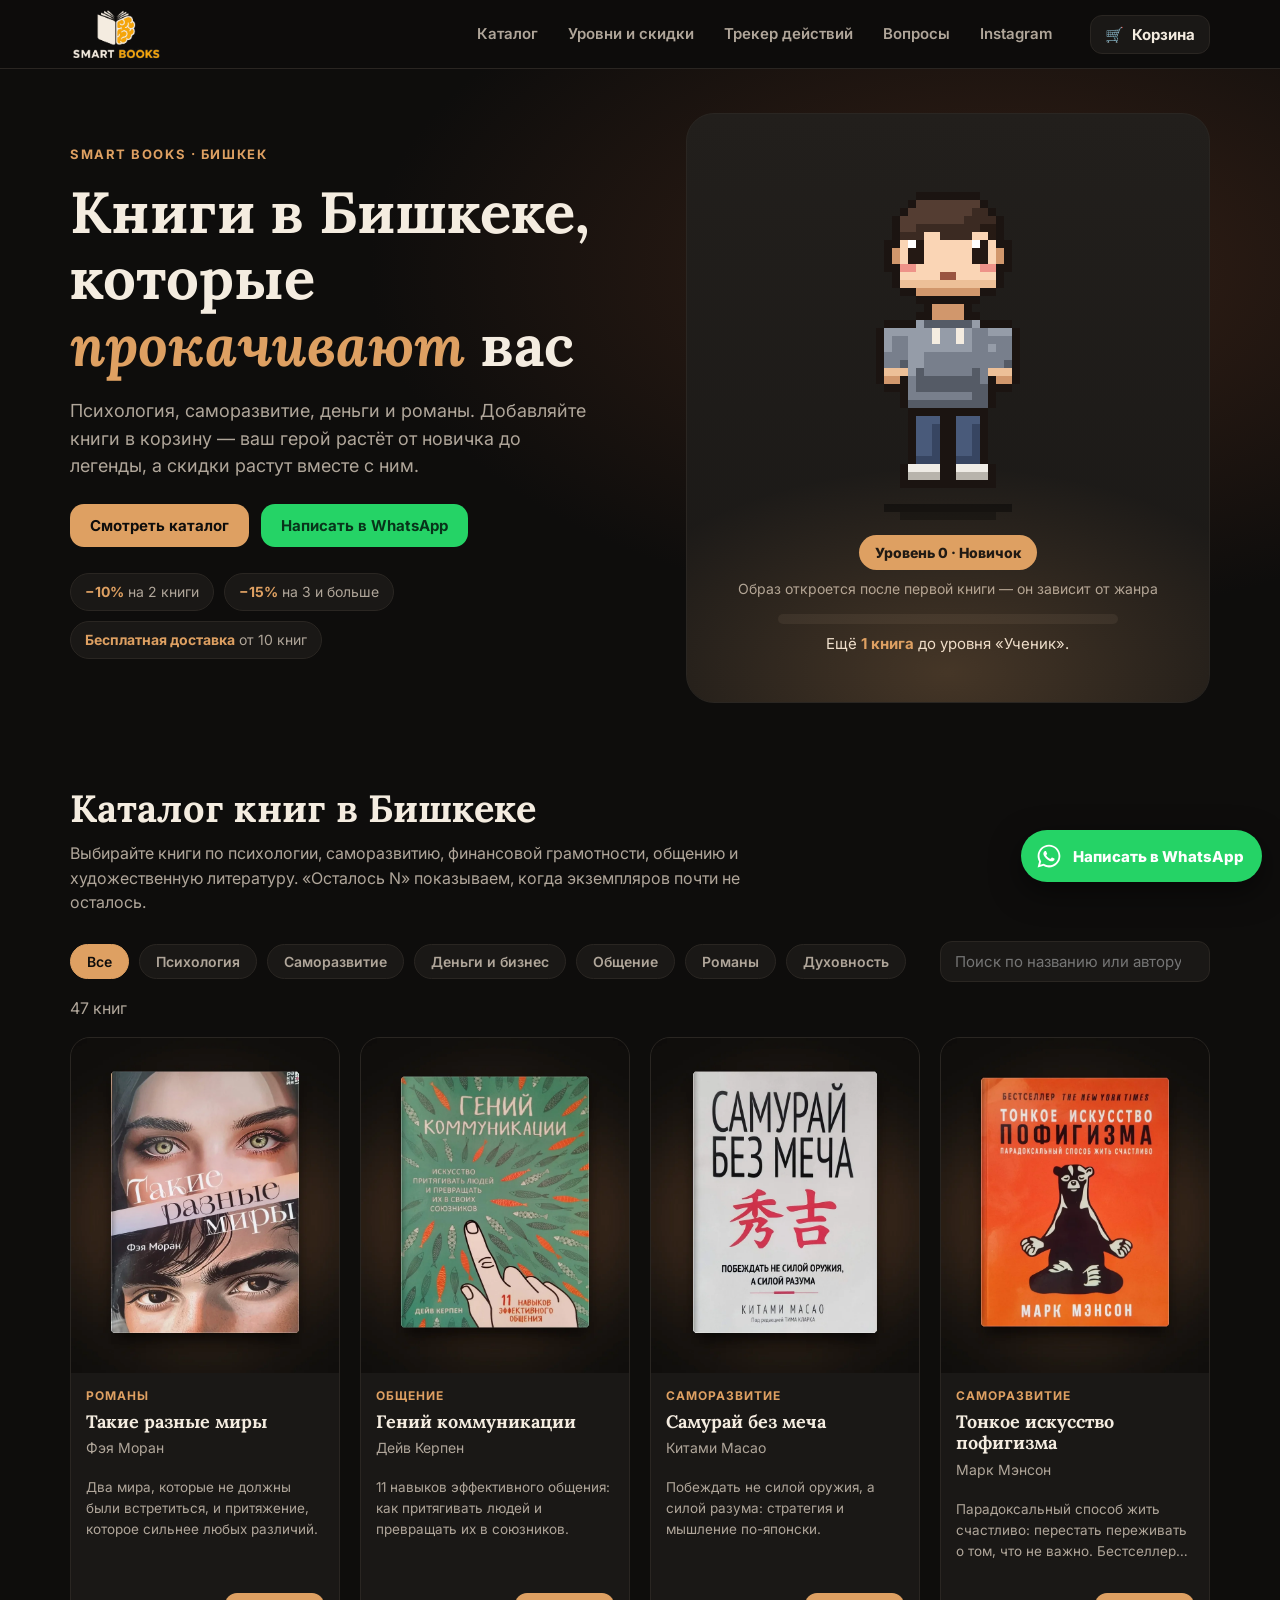
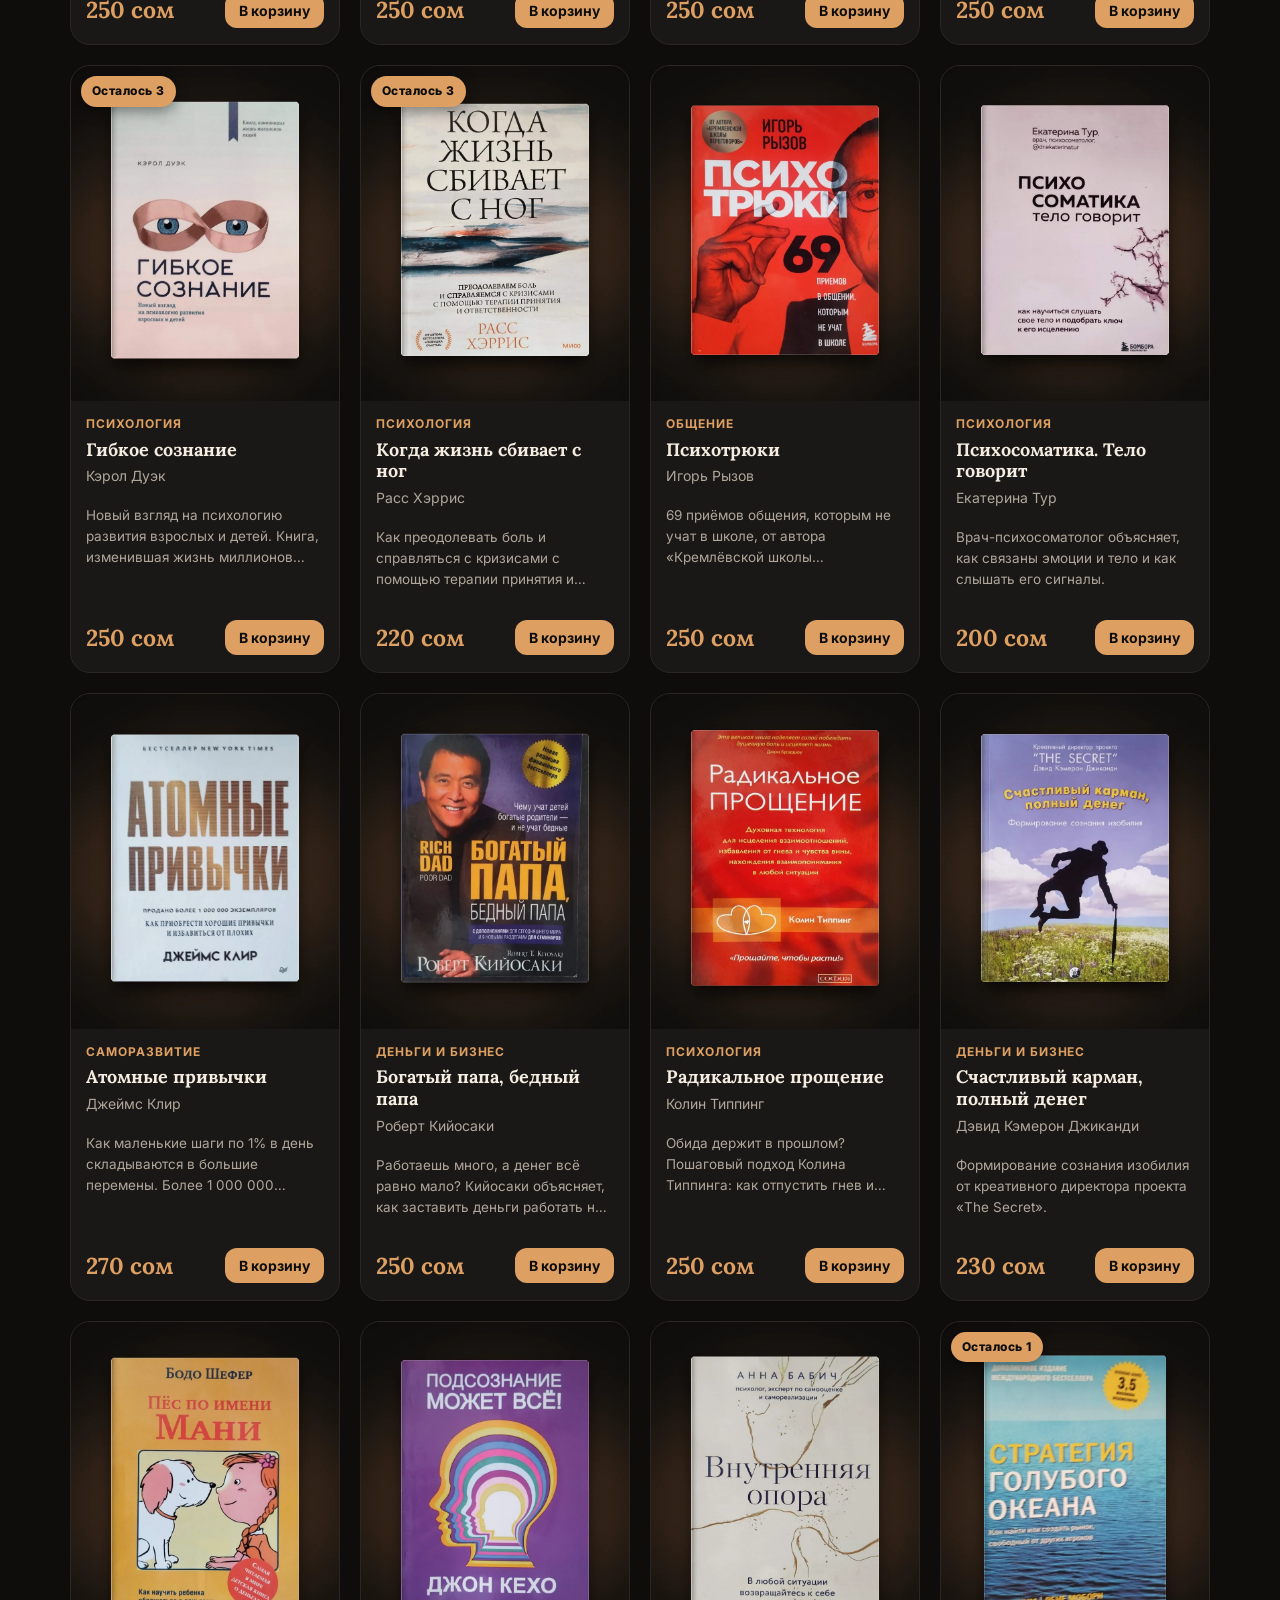
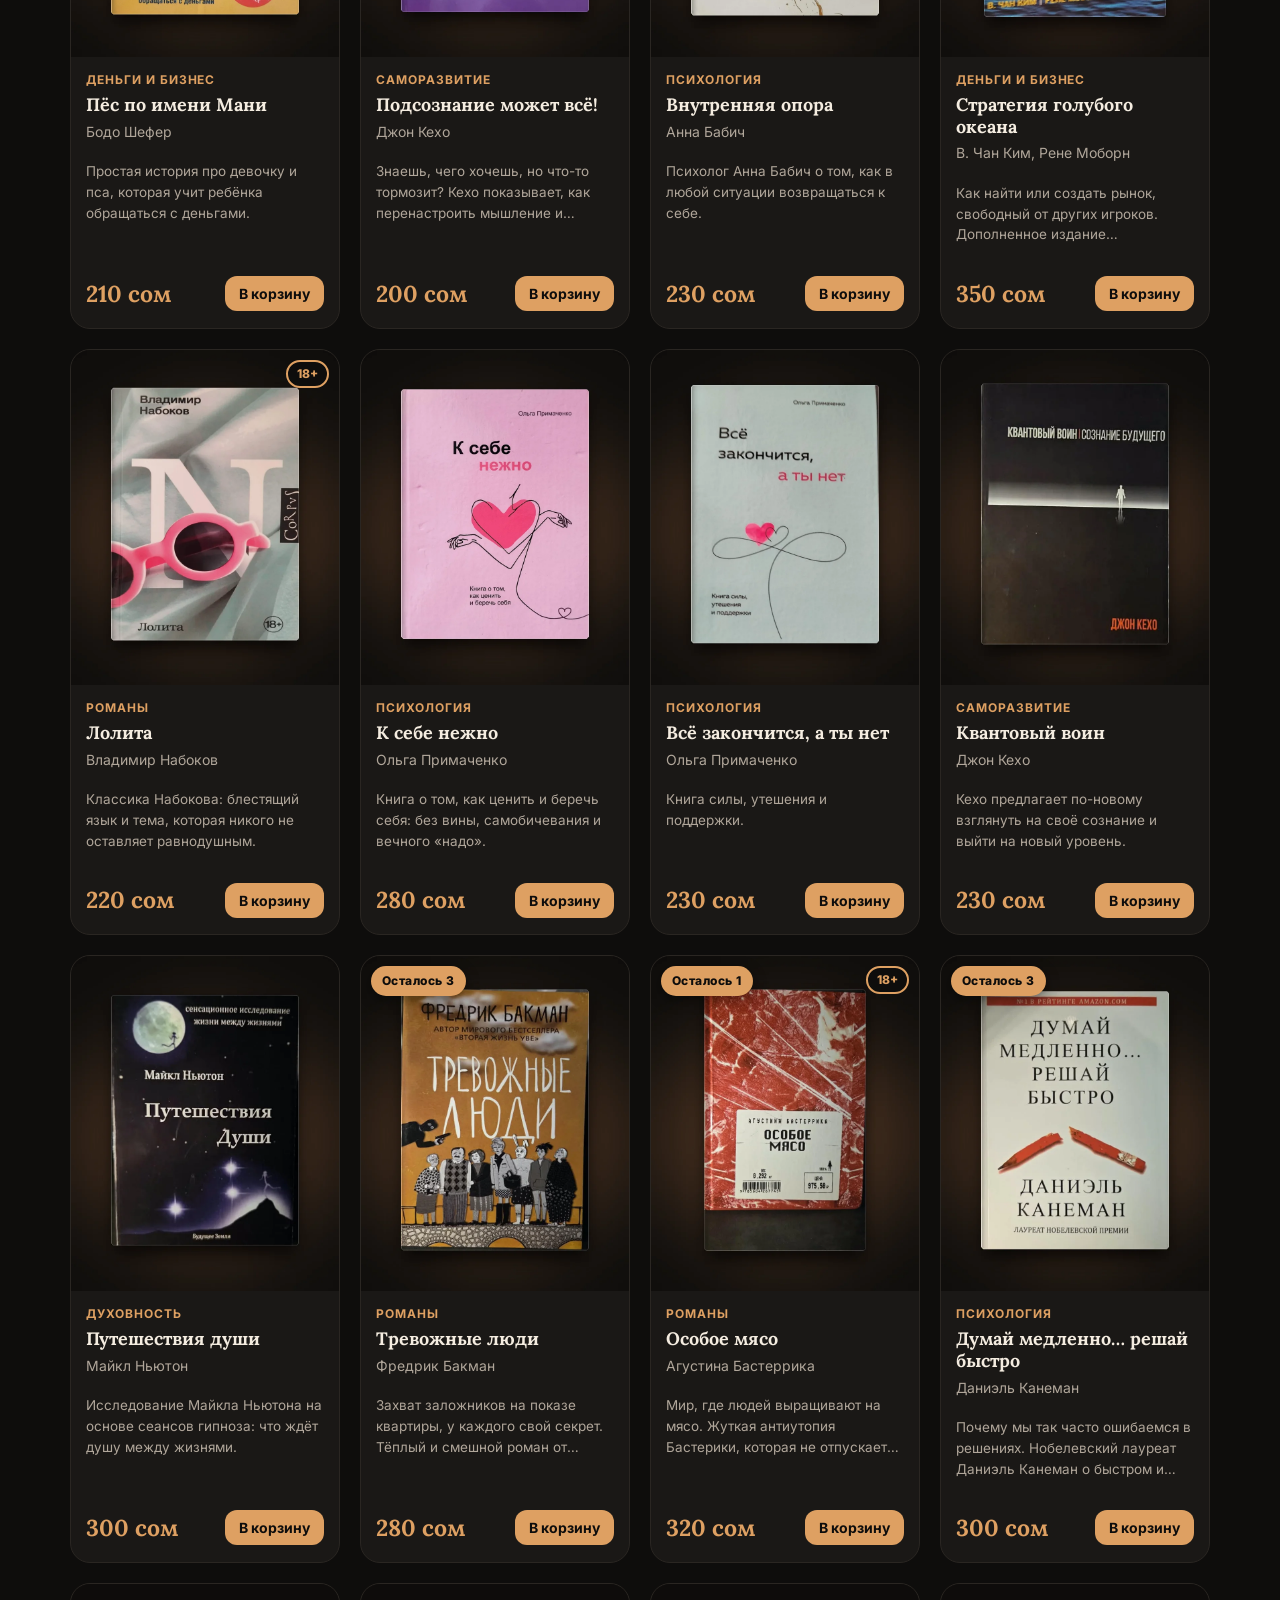
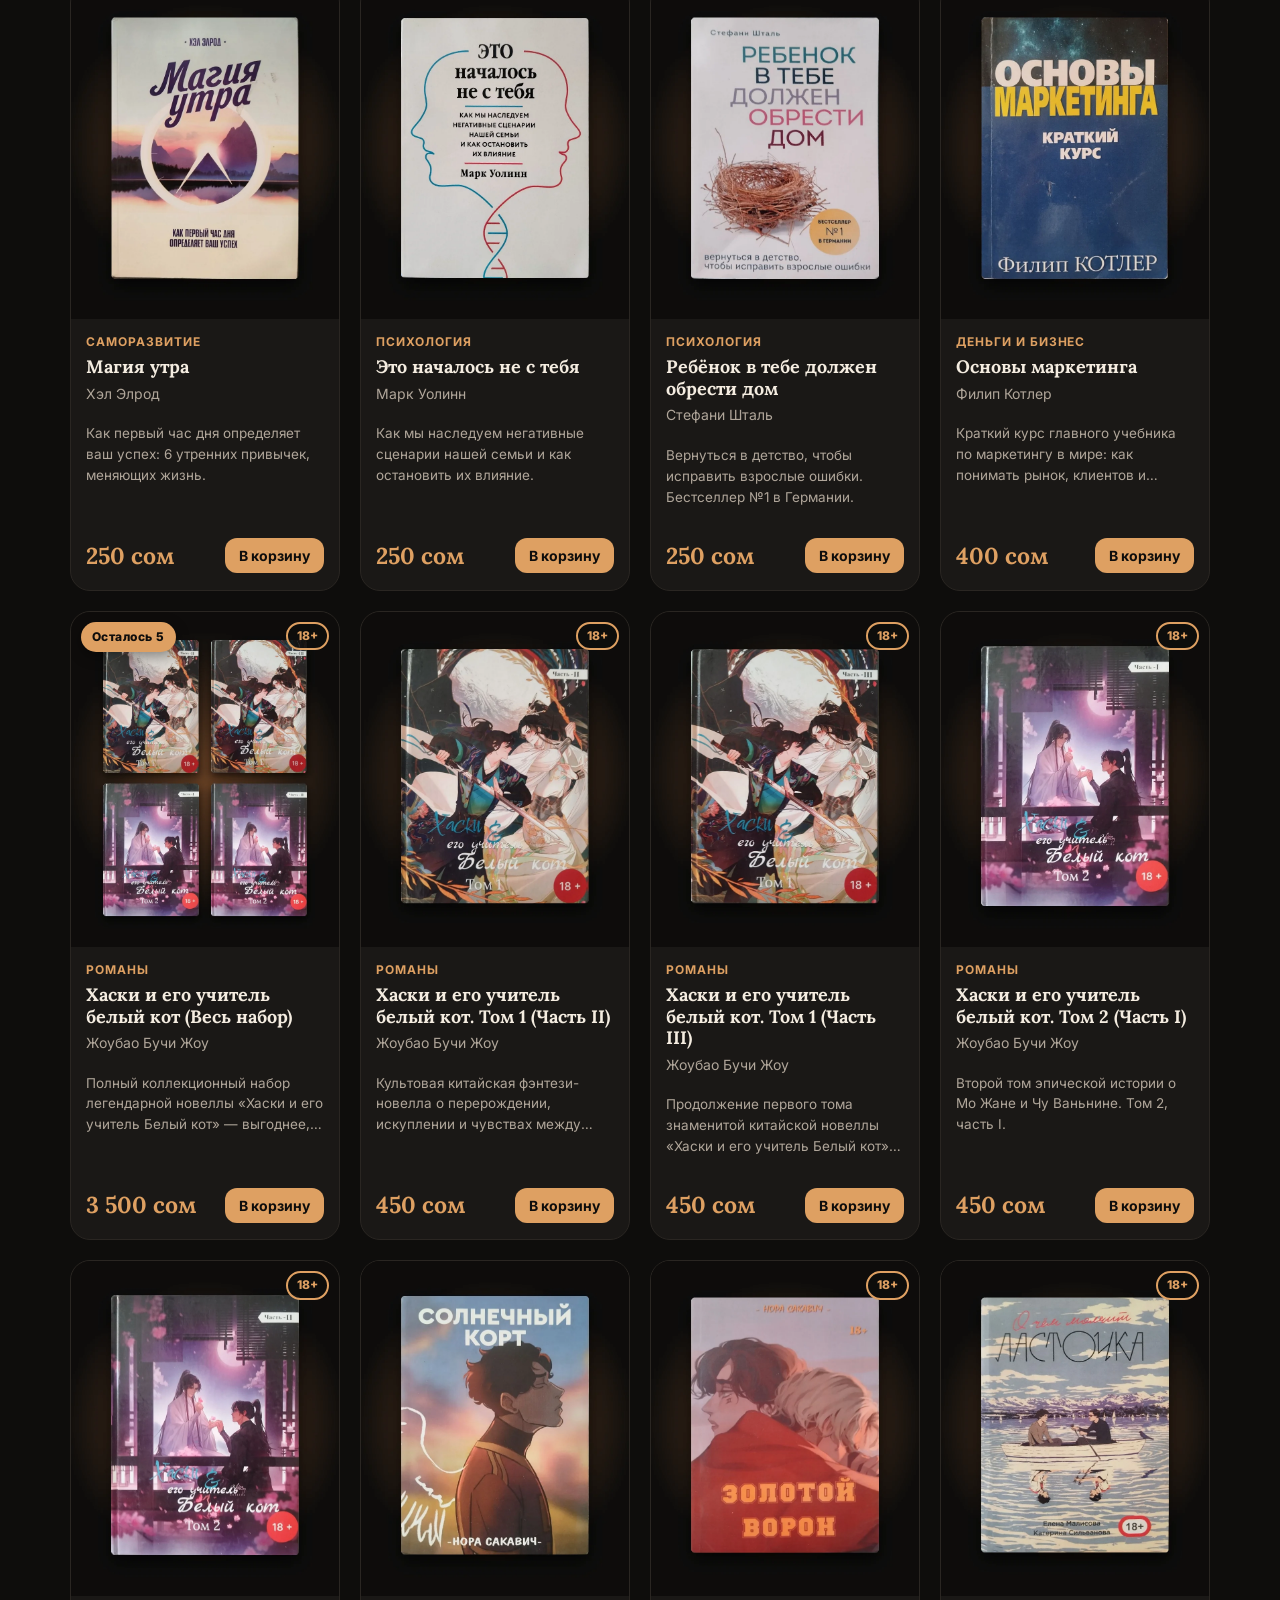
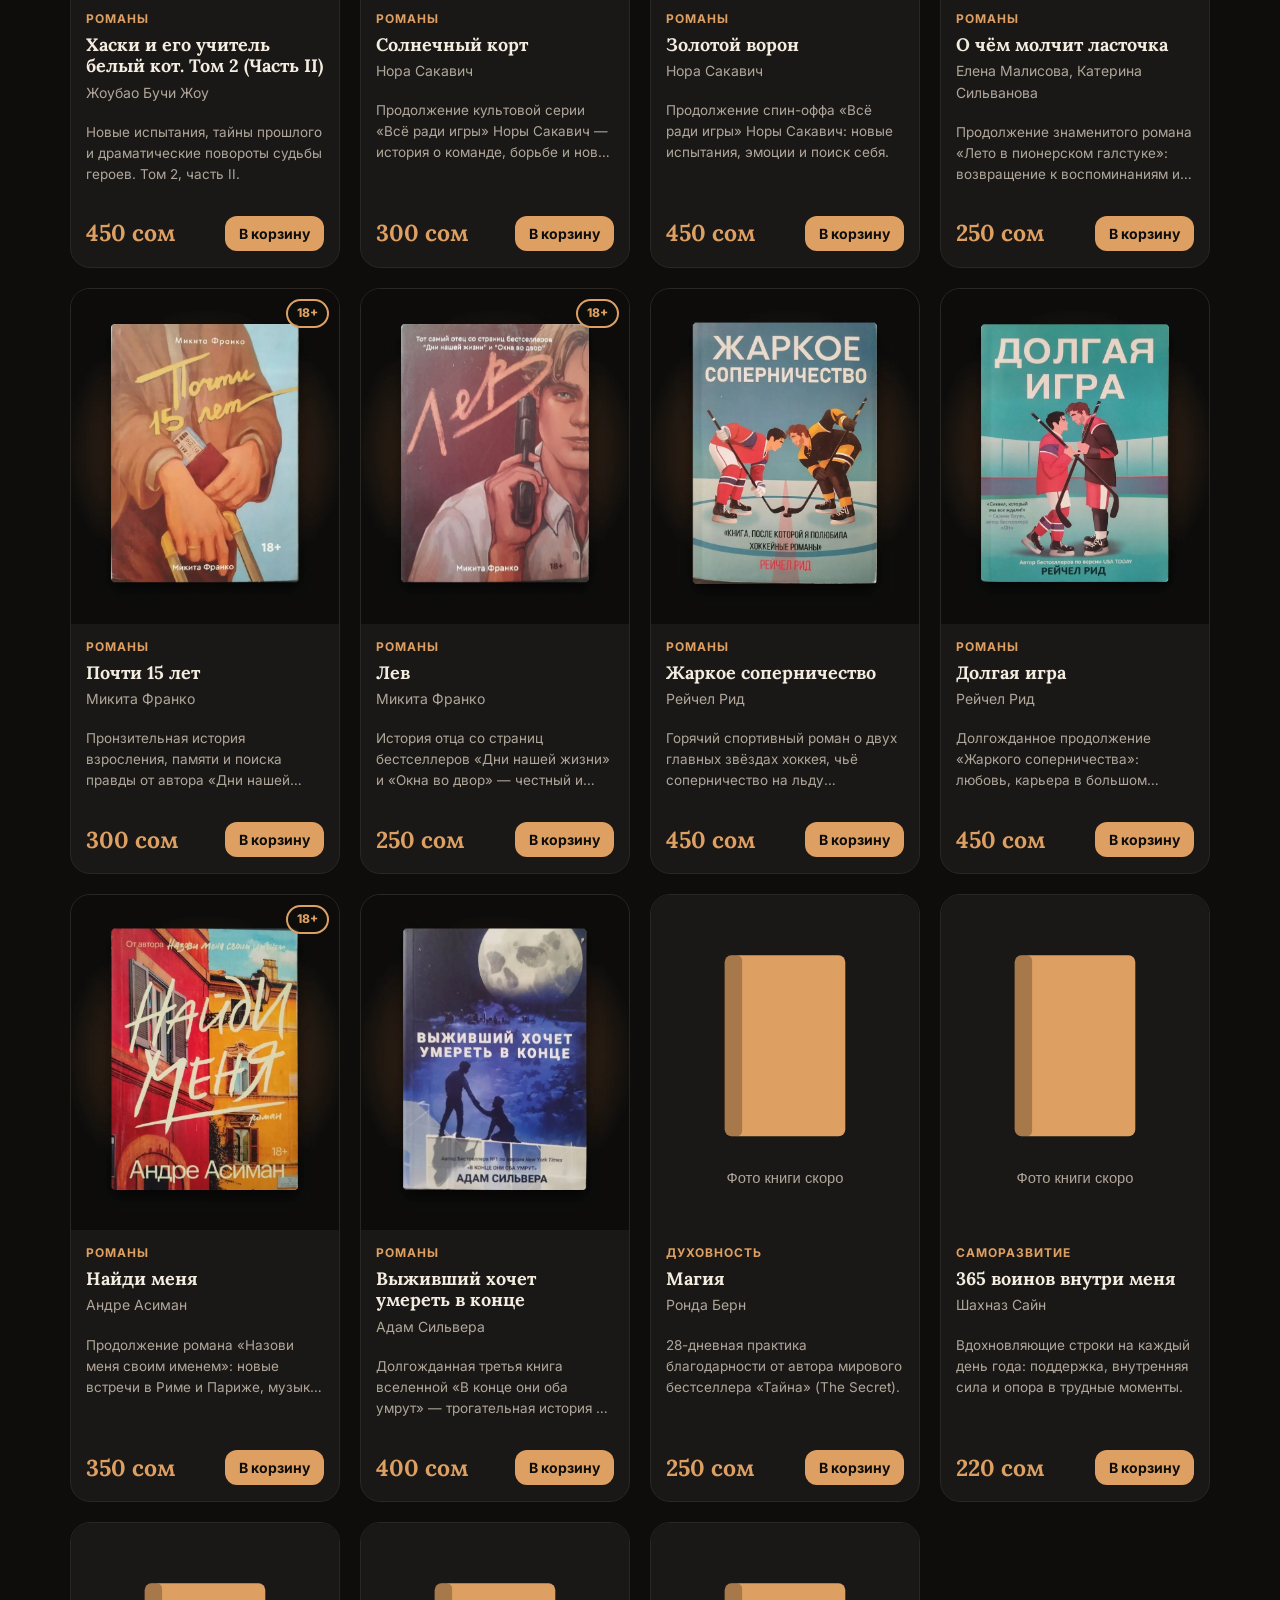
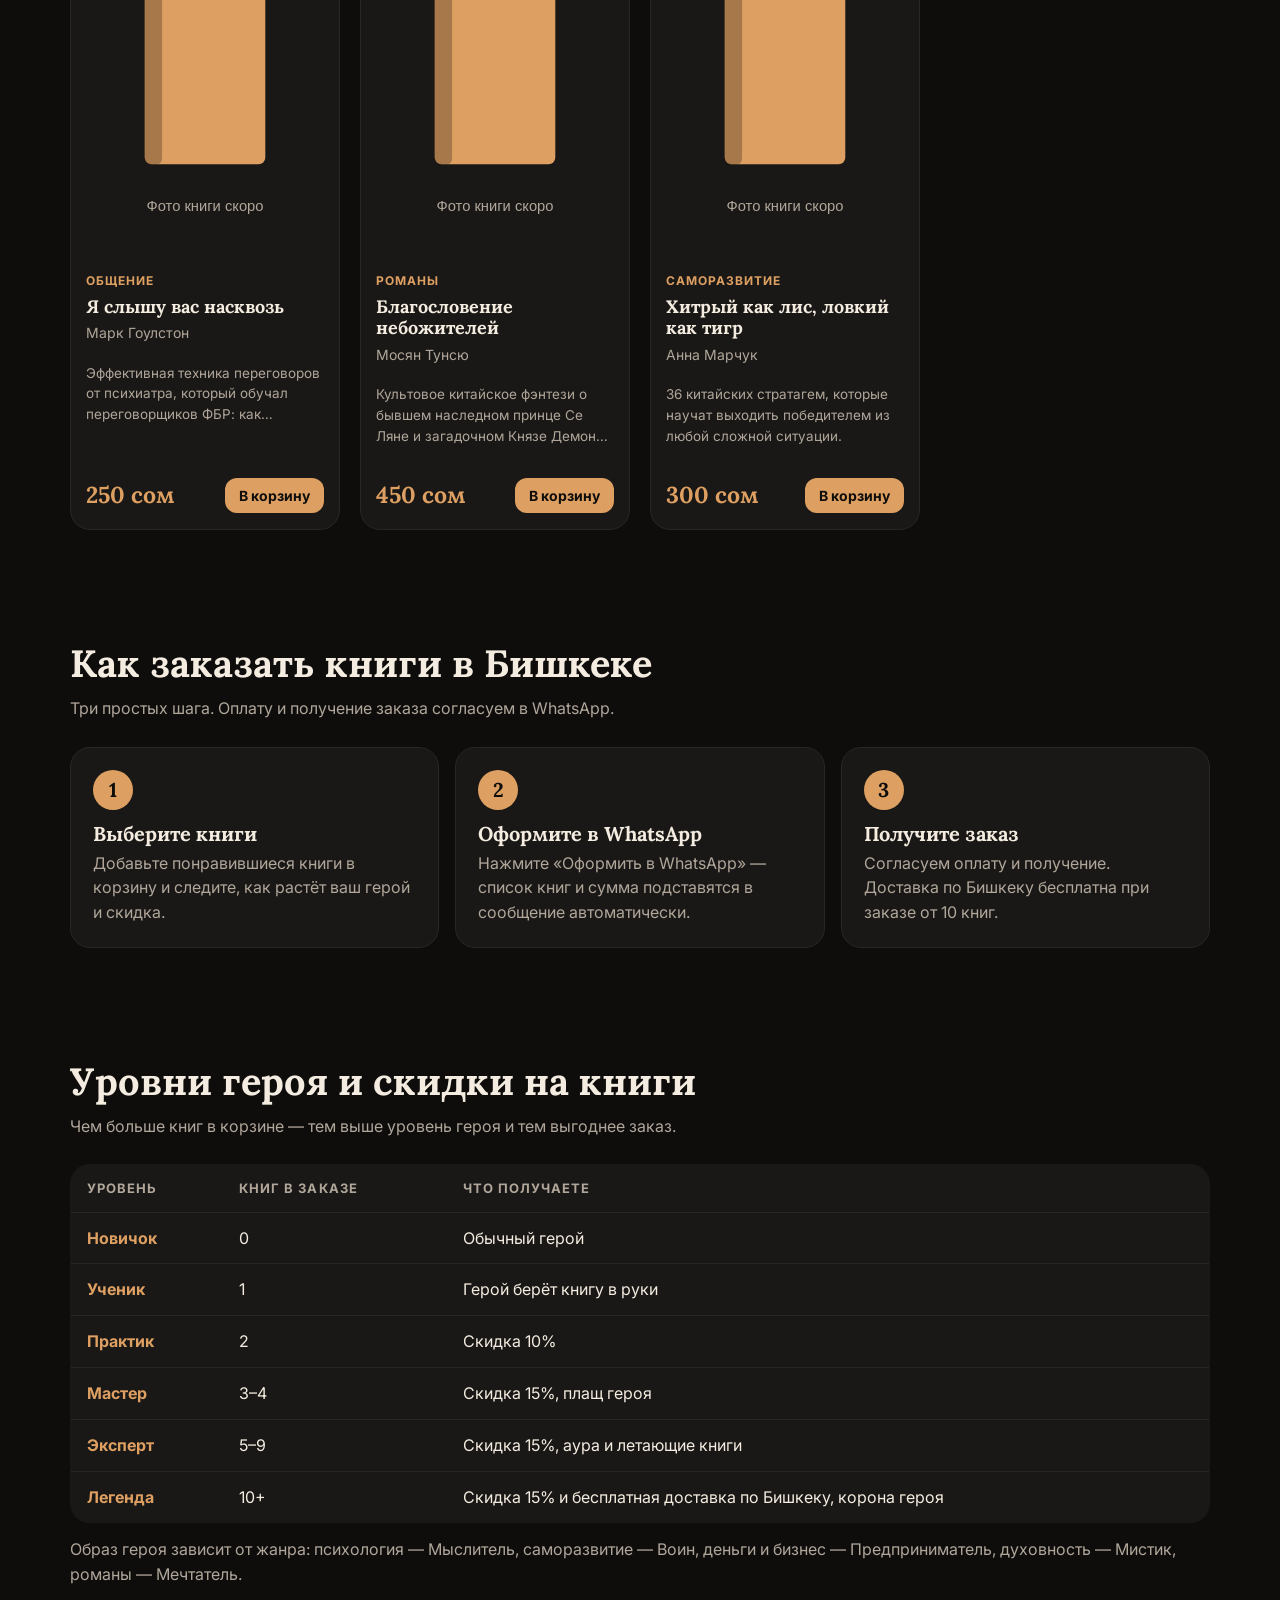
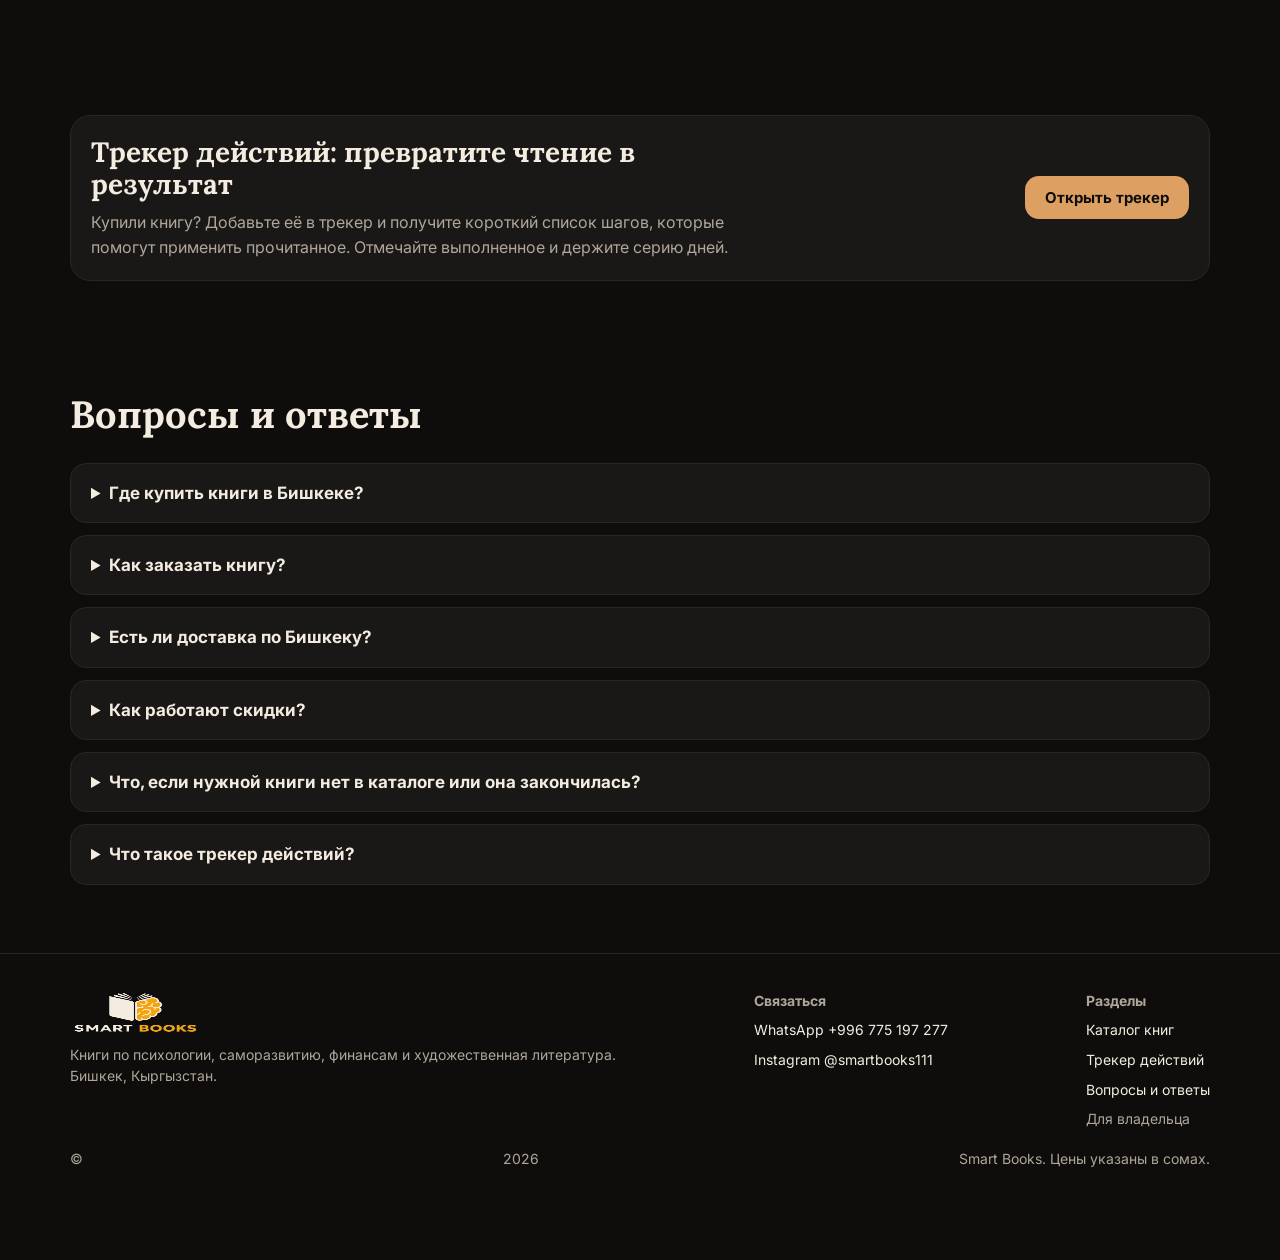
<file: smartbooks_site/index.html>
<!doctype html>
<html lang="ru">
<head>
<meta charset="utf-8">
<meta name="viewport" content="width=device-width,initial-scale=1">
<title>Книги в Бишкеке — Smart Books: психология, саморазвитие, деньги, романы</title>
<meta name="description" content="Купить книги в Бишкеке: психология, саморазвитие, финансовая грамотность, романы. Скидка 10% на 2 книги и 15% на 3. Бесплатная доставка по Бишкеку от 10 книг. Заказ в WhatsApp.">
<meta name="keywords" content="купить книги в Бишкеке, книги Бишкек, книжный магазин Бишкек, доставка книг Бишкек, книги по психологии, книги по саморазвитию, книги о деньгах, финансовая грамотность книги, книги для развития мышления, бестселлеры, Smart Books, Такие разные миры, Гений коммуникации, Самурай без меча, Тонкое искусство пофигизма, Гибкое сознание, Когда жизнь сбивает с ног, Психотрюки, Психосоматика. Тело говорит, Атомные привычки, Богатый папа, бедный папа">
<meta name="robots" content="index,follow,max-image-preview:large">
<meta name="theme-color" content="#0E0D0C">
<meta property="og:type" content="website">
<meta property="og:locale" content="ru_RU">
<meta property="og:site_name" content="Smart Books">
<meta property="og:title" content="Книги в Бишкеке — Smart Books: психология, саморазвитие, деньги, романы">
<meta property="og:description" content="Купить книги в Бишкеке: психология, саморазвитие, финансовая грамотность, романы. Скидка 10% на 2 книги и 15% на 3. Бесплатная доставка по Бишкеку от 10 книг. Заказ в WhatsApp.">
<meta property="og:image" content="img/og.jpg">
<meta name="twitter:card" content="summary_large_image">
<link rel="icon" href="img/favicon.ico" sizes="any"><link rel="icon" type="image/png" href="img/favicon.png"><link rel="apple-touch-icon" href="img/apple-touch-icon.png">
<link rel="preconnect" href="https://fonts.googleapis.com"><link rel="preconnect" href="https://fonts.gstatic.com" crossorigin>
<link href="https://fonts.googleapis.com/css2?family=Inter:wght@400;600;700;800&family=Lora:ital,wght@0,600;0,700;1,600&display=swap" rel="stylesheet">
<link rel="stylesheet" href="css/style.css">
 <script async src="https://www.googletagmanager.com/gtm.js?id=GTM-M8H47PRL"></script>
 <meta name="google-site-verification" content="34wOhlYxT77lx4bWL8QBewnBjPPC1MIXYSb_aEowmHY" />
<script>
  window.dataLayer = window.dataLayer || [];
  function gtag(){dataLayer.push(arguments);}
  gtag('js', new Date());
</script>
 <script async src="https://www.googletagmanager.com/gtm.js?id=GTM-NVVBT86W"></script>
<script>
  window.dataLayer = window.dataLayer || [];
  function gtag(){dataLayer.push(arguments);}
  gtag('js', new Date());
</script>
 <script type="text/javascript">
    (function(c,l,a,r,i,t,y){
        c[a]=c[a]||function(){(c[a].q=c[a].q||[]).push(arguments)};
        t=l.createElement(r);t.async=1;t.src="https://www.clarity.ms/tag/"+i;
        y=l.getElementsByTagName(r)[0];y.parentNode.insertBefore(t,y);
    })(window, document, "clarity", "script", "zi8znt5ep6");
</script>
<script type="application/ld+json">{"@context": "https://schema.org", "@graph": [{"@type": "Store", "name": "Smart Books", "description": "Магазин книг в Бишкеке: психология, саморазвитие, деньги, романы.", "image": "img/og.jpg", "telephone": "+996775197277", "address": {"@type": "PostalAddress", "addressLocality": "Бишкек", "addressCountry": "KG"}, "areaServed": "Бишкек", "sameAs": ["https://www.instagram.com/smartbooks111"], "priceRange": "200–3500 KGS"}, {"@type": "ItemList", "name": "Каталог книг Smart Books", "itemListElement": [{"@type": "ListItem", "position": 1, "item": {"@type": "Product", "name": "Такие разные миры", "image": "img/books/takie-raznye-miry.webp", "description": "Два мира, которые не должны были встретиться, и притяжение, которое сильнее любых различий.", "category": "Романы", "offers": {"@type": "Offer", "price": 250, "priceCurrency": "KGS", "availability": "https://schema.org/InStock"}}}, {"@type": "ListItem", "position": 2, "item": {"@type": "Product", "name": "Гений коммуникации", "image": "img/books/genij-kommunikacii.webp", "description": "11 навыков эффективного общения: как притягивать людей и превращать их в союзников.", "category": "Общение", "offers": {"@type": "Offer", "price": 250, "priceCurrency": "KGS", "availability": "https://schema.org/InStock"}}}, {"@type": "ListItem", "position": 3, "item": {"@type": "Product", "name": "Самурай без меча", "image": "img/books/samuraj-bez-mecha.webp", "description": "Побеждать не силой оружия, а силой разума: стратегия и мышление по-японски.", "category": "Саморазвитие", "offers": {"@type": "Offer", "price": 250, "priceCurrency": "KGS", "availability": "https://schema.org/InStock"}}}, {"@type": "ListItem", "position": 4, "item": {"@type": "Product", "name": "Тонкое искусство пофигизма", "image": "img/books/tonkoe-iskusstvo-pofigizma.webp", "description": "Парадоксальный способ жить счастливо: перестать переживать о том, что не важно. Бестселлер New York Times.", "category": "Саморазвитие", "offers": {"@type": "Offer", "price": 250, "priceCurrency": "KGS", "availability": "https://schema.org/InStock"}}}, {"@type": "ListItem", "position": 5, "item": {"@type": "Product", "name": "Гибкое сознание", "image": "img/books/gibkoe-soznanie.webp", "description": "Новый взгляд на психологию развития взрослых и детей. Книга, изменившая жизнь миллионов людей.", "category": "Психология", "offers": {"@type": "Offer", "price": 250, "priceCurrency": "KGS", "availability": "https://schema.org/InStock"}}}, {"@type": "ListItem", "position": 6, "item": {"@type": "Product", "name": "Когда жизнь сбивает с ног", "image": "img/books/kogda-zhizn-sbivaet-s-nog.webp", "description": "Как преодолевать боль и справляться с кризисами с помощью терапии принятия и ответственности.", "category": "Психология", "offers": {"@type": "Offer", "price": 220, "priceCurrency": "KGS", "availability": "https://schema.org/InStock"}}}, {"@type": "ListItem", "position": 7, "item": {"@type": "Product", "name": "Психотрюки", "image": "img/books/psihotryuki.webp", "description": "69 приёмов общения, которым не учат в школе, от автора «Кремлёвской школы переговоров».", "category": "Общение", "offers": {"@type": "Offer", "price": 250, "priceCurrency": "KGS", "availability": "https://schema.org/InStock"}}}, {"@type": "ListItem", "position": 8, "item": {"@type": "Product", "name": "Психосоматика. Тело говорит", "image": "img/books/psihosomatika.webp", "description": "Врач-психосоматолог объясняет, как связаны эмоции и тело и как слышать его сигналы.", "category": "Психология", "offers": {"@type": "Offer", "price": 200, "priceCurrency": "KGS", "availability": "https://schema.org/InStock"}}}, {"@type": "ListItem", "position": 9, "item": {"@type": "Product", "name": "Атомные привычки", "image": "img/books/atomnye-privychki.webp", "description": "Как маленькие шаги по 1% в день складываются в большие перемены. Более 1 000 000 проданных экземпляров.", "category": "Саморазвитие", "offers": {"@type": "Offer", "price": 270, "priceCurrency": "KGS", "availability": "https://schema.org/InStock"}}}, {"@type": "ListItem", "position": 10, "item": {"@type": "Product", "name": "Богатый папа, бедный папа", "image": "img/books/bogatyj-papa-bednyj-papa.webp", "description": "Работаешь много, а денег всё равно мало? Кийосаки объясняет, как заставить деньги работать на тебя.", "category": "Деньги и бизнес", "offers": {"@type": "Offer", "price": 250, "priceCurrency": "KGS", "availability": "https://schema.org/InStock"}}}, {"@type": "ListItem", "position": 11, "item": {"@type": "Product", "name": "Радикальное прощение", "image": "img/books/radikalnoe-proshchenie.webp", "description": "Обида держит в прошлом? Пошаговый подход Колина Типпинга: как отпустить гнев и вину.", "category": "Психология", "offers": {"@type": "Offer", "price": 250, "priceCurrency": "KGS", "availability": "https://schema.org/InStock"}}}, {"@type": "ListItem", "position": 12, "item": {"@type": "Product", "name": "Счастливый карман, полный денег", "image": "img/books/schastlivyj-karman-polnyj-deneg.webp", "description": "Формирование сознания изобилия от креативного директора проекта «The Secret».", "category": "Деньги и бизнес", "offers": {"@type": "Offer", "price": 230, "priceCurrency": "KGS", "availability": "https://schema.org/InStock"}}}, {"@type": "ListItem", "position": 13, "item": {"@type": "Product", "name": "Пёс по имени Мани", "image": "img/books/pyos-po-imeni-mani.webp", "description": "Простая история про девочку и пса, которая учит ребёнка обращаться с деньгами.", "category": "Деньги и бизнес", "offers": {"@type": "Offer", "price": 210, "priceCurrency": "KGS", "availability": "https://schema.org/InStock"}}}, {"@type": "ListItem", "position": 14, "item": {"@type": "Product", "name": "Подсознание может всё!", "image": "img/books/podsoznanie-mozhet-vsyo.webp", "description": "Знаешь, чего хочешь, но что-то тормозит? Кехо показывает, как перенастроить мышление и двигаться к цели.", "category": "Саморазвитие", "offers": {"@type": "Offer", "price": 200, "priceCurrency": "KGS", "availability": "https://schema.org/InStock"}}}, {"@type": "ListItem", "position": 15, "item": {"@type": "Product", "name": "Внутренняя опора", "image": "img/books/vnutrennyaya-opora.webp", "description": "Психолог Анна Бабич о том, как в любой ситуации возвращаться к себе.", "category": "Психология", "offers": {"@type": "Offer", "price": 230, "priceCurrency": "KGS", "availability": "https://schema.org/InStock"}}}, {"@type": "ListItem", "position": 16, "item": {"@type": "Product", "name": "Стратегия голубого океана", "image": "img/books/strategiya-golubogo-okeana.webp", "description": "Как найти или создать рынок, свободный от других игроков. Дополненное издание международного бестселлера.", "category": "Деньги и бизнес", "offers": {"@type": "Offer", "price": 350, "priceCurrency": "KGS", "availability": "https://schema.org/InStock"}}}, {"@type": "ListItem", "position": 17, "item": {"@type": "Product", "name": "Лолита", "image": "img/books/lolita.webp", "description": "Классика Набокова: блестящий язык и тема, которая никого не оставляет равнодушным.", "category": "Романы", "offers": {"@type": "Offer", "price": 220, "priceCurrency": "KGS", "availability": "https://schema.org/InStock"}}}, {"@type": "ListItem", "position": 18, "item": {"@type": "Product", "name": "К себе нежно", "image": "img/books/k-sebe-nezhno.webp", "description": "Книга о том, как ценить и беречь себя: без вины, самобичевания и вечного «надо».", "category": "Психология", "offers": {"@type": "Offer", "price": 280, "priceCurrency": "KGS", "availability": "https://schema.org/InStock"}}}, {"@type": "ListItem", "position": 19, "item": {"@type": "Product", "name": "Всё закончится, а ты нет", "image": "img/books/vsyo-zakonchitsya-a-ty-net.webp", "description": "Книга силы, утешения и поддержки.", "category": "Психология", "offers": {"@type": "Offer", "price": 230, "priceCurrency": "KGS", "availability": "https://schema.org/InStock"}}}, {"@type": "ListItem", "position": 20, "item": {"@type": "Product", "name": "Квантовый воин", "image": "img/books/kvantovyj-voin.webp", "description": "Кехо предлагает по-новому взглянуть на своё сознание и выйти на новый уровень.", "category": "Саморазвитие", "offers": {"@type": "Offer", "price": 230, "priceCurrency": "KGS", "availability": "https://schema.org/InStock"}}}, {"@type": "ListItem", "position": 21, "item": {"@type": "Product", "name": "Путешествия души", "image": "img/books/puteshestviya-dushi.webp", "description": "Исследование Майкла Ньютона на основе сеансов гипноза: что ждёт душу между жизнями.", "category": "Духовность", "offers": {"@type": "Offer", "price": 300, "priceCurrency": "KGS", "availability": "https://schema.org/InStock"}}}, {"@type": "ListItem", "position": 22, "item": {"@type": "Product", "name": "Тревожные люди", "image": "img/books/trevozhnye-lyudi.webp", "description": "Захват заложников на показе квартиры, у каждого свой секрет. Тёплый и смешной роман от автора «Второй жизни Уве».", "category": "Романы", "offers": {"@type": "Offer", "price": 280, "priceCurrency": "KGS", "availability": "https://schema.org/InStock"}}}, {"@type": "ListItem", "position": 23, "item": {"@type": "Product", "name": "Особое мясо", "image": "img/books/osoboe-myaso.webp", "description": "Мир, где людей выращивают на мясо. Жуткая антиутопия Бастерики, которая не отпускает до последней страницы.", "category": "Романы", "offers": {"@type": "Offer", "price": 320, "priceCurrency": "KGS", "availability": "https://schema.org/InStock"}}}, {"@type": "ListItem", "position": 24, "item": {"@type": "Product", "name": "Думай медленно… решай быстро", "image": "img/books/dumaj-medlenno-reshaj-bystro.webp", "description": "Почему мы так часто ошибаемся в решениях. Нобелевский лауреат Даниэль Канеман о быстром и медленном мышлении.", "category": "Психология", "offers": {"@type": "Offer", "price": 300, "priceCurrency": "KGS", "availability": "https://schema.org/InStock"}}}, {"@type": "ListItem", "position": 25, "item": {"@type": "Product", "name": "Магия утра", "image": "img/books/magiya-utra.webp", "description": "Как первый час дня определяет ваш успех: 6 утренних привычек, меняющих жизнь.", "category": "Саморазвитие", "offers": {"@type": "Offer", "price": 250, "priceCurrency": "KGS", "availability": "https://schema.org/InStock"}}}, {"@type": "ListItem", "position": 26, "item": {"@type": "Product", "name": "Это началось не с тебя", "image": "img/books/eto-nachalos-ne-s-tebya.webp", "description": "Как мы наследуем негативные сценарии нашей семьи и как остановить их влияние.", "category": "Психология", "offers": {"@type": "Offer", "price": 250, "priceCurrency": "KGS", "availability": "https://schema.org/InStock"}}}, {"@type": "ListItem", "position": 27, "item": {"@type": "Product", "name": "Ребёнок в тебе должен обрести дом", "image": "img/books/rebyonok-v-tebe-dolzhen-obresti-dom.webp", "description": "Вернуться в детство, чтобы исправить взрослые ошибки. Бестселлер №1 в Германии.", "category": "Психология", "offers": {"@type": "Offer", "price": 250, "priceCurrency": "KGS", "availability": "https://schema.org/InStock"}}}, {"@type": "ListItem", "position": 28, "item": {"@type": "Product", "name": "Основы маркетинга", "image": "img/books/osnovy-marketinga.webp", "description": "Краткий курс главного учебника по маркетингу в мире: как понимать рынок, клиентов и продвигать продукт.", "category": "Деньги и бизнес", "offers": {"@type": "Offer", "price": 400, "priceCurrency": "KGS", "availability": "https://schema.org/InStock"}}}, {"@type": "ListItem", "position": 29, "item": {"@type": "Product", "name": "Хаски и его учитель белый кот (Весь набор)", "image": "img/books/haski-nabor.webp", "description": "Полный коллекционный набор легендарной новеллы «Хаски и его учитель Белый кот» — выгоднее, чем покупать по частям.", "category": "Романы", "offers": {"@type": "Offer", "price": 3500, "priceCurrency": "KGS", "availability": "https://schema.org/InStock"}}}, {"@type": "ListItem", "position": 30, "item": {"@type": "Product", "name": "Хаски и его учитель белый кот. Том 1 (Часть II)", "image": "img/books/haski-tom-1-chast-2.webp", "description": "Культовая китайская фэнтези-новелла о перерождении, искуплении и чувствах между учеником и наставником. Том 1, часть II.", "category": "Романы", "offers": {"@type": "Offer", "price": 450, "priceCurrency": "KGS", "availability": "https://schema.org/InStock"}}}, {"@type": "ListItem", "position": 31, "item": {"@type": "Product", "name": "Хаски и его учитель белый кот. Том 1 (Часть III)", "image": "img/books/haski-tom-1-chast-3.webp", "description": "Продолжение первого тома знаменитой китайской новеллы «Хаски и его учитель Белый кот». Том 1, часть III.", "category": "Романы", "offers": {"@type": "Offer", "price": 450, "priceCurrency": "KGS", "availability": "https://schema.org/InStock"}}}, {"@type": "ListItem", "position": 32, "item": {"@type": "Product", "name": "Хаски и его учитель белый кот. Том 2 (Часть I)", "image": "img/books/haski-tom-2-chast-1.webp", "description": "Второй том эпической истории о Мо Жане и Чу Ваньнине. Том 2, часть I.", "category": "Романы", "offers": {"@type": "Offer", "price": 450, "priceCurrency": "KGS", "availability": "https://schema.org/InStock"}}}, {"@type": "ListItem", "position": 33, "item": {"@type": "Product", "name": "Хаски и его учитель белый кот. Том 2 (Часть II)", "image": "img/books/haski-tom-2-chast-2.webp", "description": "Новые испытания, тайны прошлого и драматические повороты судьбы героев. Том 2, часть II.", "category": "Романы", "offers": {"@type": "Offer", "price": 450, "priceCurrency": "KGS", "availability": "https://schema.org/InStock"}}}, {"@type": "ListItem", "position": 34, "item": {"@type": "Product", "name": "Солнечный корт", "image": "img/books/solnechnyj-kort.webp", "description": "Продолжение культовой серии «Всё ради игры» Норы Сакавич — история о команде, борьбе и новой жизни.", "category": "Романы", "offers": {"@type": "Offer", "price": 300, "priceCurrency": "KGS", "availability": "https://schema.org/InStock"}}}, {"@type": "ListItem", "position": 35, "item": {"@type": "Product", "name": "Золотой ворон", "image": "img/books/zolotoj-voron.webp", "description": "Продолжение спин-оффа «Всё ради игры» Норы Сакавич: новые испытания, эмоции и поиск себя.", "category": "Романы", "offers": {"@type": "Offer", "price": 450, "priceCurrency": "KGS", "availability": "https://schema.org/InStock"}}}, {"@type": "ListItem", "position": 36, "item": {"@type": "Product", "name": "О чём молчит ласточка", "image": "img/books/lastochka.webp", "description": "Продолжение знаменитого романа «Лето в пионерском галстуке»: возвращение к воспоминаниям и выбору сердца.", "category": "Романы", "offers": {"@type": "Offer", "price": 250, "priceCurrency": "KGS", "availability": "https://schema.org/InStock"}}}, {"@type": "ListItem", "position": 37, "item": {"@type": "Product", "name": "Почти 15 лет", "image": "img/books/pochti-15-let.webp", "description": "Пронзительная история взросления, памяти и поиска правды от автора «Дни нашей жизни».", "category": "Романы", "offers": {"@type": "Offer", "price": 300, "priceCurrency": "KGS", "availability": "https://schema.org/InStock"}}}, {"@type": "ListItem", "position": 38, "item": {"@type": "Product", "name": "Лев", "image": "img/books/lev.webp", "description": "История отца со страниц бестселлеров «Дни нашей жизни» и «Окна во двор» — честный и глубокий роман.", "category": "Романы", "offers": {"@type": "Offer", "price": 250, "priceCurrency": "KGS", "availability": "https://schema.org/InStock"}}}, {"@type": "ListItem", "position": 39, "item": {"@type": "Product", "name": "Жаркое соперничество", "image": "img/books/zharkoe-sopernichestvo.webp", "description": "Горячий спортивный роман о двух главных звёздах хоккея, чьё соперничество на льду перерастает в нечто большее.", "category": "Романы", "offers": {"@type": "Offer", "price": 450, "priceCurrency": "KGS", "availability": "https://schema.org/InStock"}}}, {"@type": "ListItem", "position": 40, "item": {"@type": "Product", "name": "Долгая игра", "image": "img/books/dolgaya-igra.webp", "description": "Долгожданное продолжение «Жаркого соперничества»: любовь, карьера в большом спорте и смелость быть собой.", "category": "Романы", "offers": {"@type": "Offer", "price": 450, "priceCurrency": "KGS", "availability": "https://schema.org/InStock"}}}, {"@type": "ListItem", "position": 41, "item": {"@type": "Product", "name": "Найди меня", "image": "img/books/najdi-menya.webp", "description": "Продолжение романа «Назови меня своим именем»: новые встречи в Риме и Париже, музыка и воспоминания.", "category": "Романы", "offers": {"@type": "Offer", "price": 350, "priceCurrency": "KGS", "availability": "https://schema.org/InStock"}}}, {"@type": "ListItem", "position": 42, "item": {"@type": "Product", "name": "Выживший хочет умереть в конце", "image": "img/books/vyzhivshij-hochet-umeret-v-konce.webp", "description": "Долгожданная третья книга вселенной «В конце они оба умрут» — трогательная история о цене каждого дня.", "category": "Романы", "offers": {"@type": "Offer", "price": 400, "priceCurrency": "KGS", "availability": "https://schema.org/InStock"}}}, {"@type": "ListItem", "position": 43, "item": {"@type": "Product", "name": "Магия", "image": "img/books/placeholder.svg", "description": "28-дневная практика благодарности от автора мирового бестселлера «Тайна» (The Secret).", "category": "Духовность", "offers": {"@type": "Offer", "price": 250, "priceCurrency": "KGS", "availability": "https://schema.org/InStock"}}}, {"@type": "ListItem", "position": 44, "item": {"@type": "Product", "name": "365 воинов внутри меня", "image": "img/books/placeholder.svg", "description": "Вдохновляющие строки на каждый день года: поддержка, внутренняя сила и опора в трудные моменты.", "category": "Саморазвитие", "offers": {"@type": "Offer", "price": 220, "priceCurrency": "KGS", "availability": "https://schema.org/InStock"}}}, {"@type": "ListItem", "position": 45, "item": {"@type": "Product", "name": "Я слышу вас насквозь", "image": "img/books/placeholder.svg", "description": "Эффективная техника переговоров от психиатра, который обучал переговорщиков ФБР: как достучаться до любого.", "category": "Общение", "offers": {"@type": "Offer", "price": 250, "priceCurrency": "KGS", "availability": "https://schema.org/InStock"}}}, {"@type": "ListItem", "position": 46, "item": {"@type": "Product", "name": "Благословение небожителей", "image": "img/books/placeholder.svg", "description": "Культовое китайское фэнтези о бывшем наследном принце Се Ляне и загадочном Князе Демонов Хуа Чэне.", "category": "Романы", "offers": {"@type": "Offer", "price": 450, "priceCurrency": "KGS", "availability": "https://schema.org/InStock"}}}, {"@type": "ListItem", "position": 47, "item": {"@type": "Product", "name": "Хитрый как лис, ловкий как тигр", "image": "img/books/placeholder.svg", "description": "36 китайских стратагем, которые научат выходить победителем из любой сложной ситуации.", "category": "Саморазвитие", "offers": {"@type": "Offer", "price": 300, "priceCurrency": "KGS", "availability": "https://schema.org/InStock"}}}]}, {"@type": "FAQPage", "mainEntity": [{"@type": "Question", "name": "Где купить книги в Бишкеке?", "acceptedAnswer": {"@type": "Answer", "text": "В Smart Books: выберите книги в каталоге, добавьте в корзину и оформите заказ в WhatsApp. Мы работаем в Бишкеке."}}, {"@type": "Question", "name": "Как заказать книгу?", "acceptedAnswer": {"@type": "Answer", "text": "Добавьте книги в корзину и нажмите «Оформить в WhatsApp» — сообщение с заказом подготовится автоматически. Или напишите нам в WhatsApp +996 775 197 277 или в Instagram @smartbooks111."}}, {"@type": "Question", "name": "Есть ли доставка по Бишкеку?", "acceptedAnswer": {"@type": "Answer", "text": "Да. При заказе от 10 книг доставка по Бишкеку бесплатная. В остальных случаях стоимость и способ получения уточним в WhatsApp."}}, {"@type": "Question", "name": "Как работают скидки?", "acceptedAnswer": {"@type": "Answer", "text": "Две книги в заказе — скидка 10%, три и больше — 15%. Скидка считается автоматически в корзине."}}, {"@type": "Question", "name": "Что, если нужной книги нет в каталоге или она закончилась?", "acceptedAnswer": {"@type": "Answer", "text": "Напишите нам в WhatsApp или Instagram — подскажем по наличию и постараемся найти нужную книгу."}}, {"@type": "Question", "name": "Что такое трекер действий?", "acceptedAnswer": {"@type": "Answer", "text": "Это страница, где после покупки книги вы получаете список конкретных шагов, чтобы применить прочитанное на практике, и отмечаете выполненные."}}]}]}</script>
</head>
<body>
<a class="visually-hidden" href="#catalog">Перейти к каталогу</a>
<header class="site-header"><div class="wrap"><a class="brand" href="index.html" aria-label="Smart Books — на главную"><img src="img/logo-dark.png" alt="Smart Books — книги в Бишкеке" width="130" height="44"></a><nav class="nav" id="nav" aria-label="Основное меню"><a href="index.html#catalog">Каталог</a><a href="index.html#levels">Уровни и скидки</a><a href="tracker.html">Трекер действий</a><a href="index.html#faq">Вопросы</a><a data-ig href="https://www.instagram.com/smartbooks111" target="_blank" rel="noopener">Instagram</a></nav><button type="button" class="burger" id="burger" aria-label="Меню">☰</button><button type="button" class="cart-btn" id="cartBtn" aria-label="Открыть корзину">🛒 <span>Корзина</span> <span class="cart-count" id="cartCount" style="display:none">0</span></button></div></header>
<main>
<section class="hero" aria-labelledby="h1" data-keywords="купить книги Бишкек, книжный магазин Бишкек, книги онлайн"><div class="wrap">
 <div>
  <span class="eyebrow">Smart Books · Бишкек</span>
  <h1 id="h1">Книги в Бишкеке, которые <em>прокачивают</em> вас</h1>
  <p class="lead">Психология, саморазвитие, деньги и романы. Добавляйте книги в корзину — ваш герой растёт от новичка до легенды, а скидки растут вместе с ним.</p>
  <div class="hero-cta"><a class="btn" href="#catalog">Смотреть каталог</a><a class="btn wa" data-wa="Здравствуйте! Хочу заказать книги в Smart Books." href="#" target="_blank" rel="noopener">Написать в WhatsApp</a></div>
  <ul class="perks"><li><b>−10%</b> на 2 книги</li><li><b>−15%</b> на 3 и больше</li><li><b>Бесплатная доставка</b> от 10 книг</li></ul>
 </div>
 <div class="hero-card" aria-live="polite">
  <div class="hero-art" id="heroArt"></div>
  <div class="level-badge" id="heroLevel">Уровень 0 · Новичок</div>
  <div class="outfit" id="heroOutfit"></div>
  <div class="progress" aria-hidden="true"><i id="heroBar"></i></div>
  <div class="hint" id="heroHint"></div>
 </div>
</div></section>

<section id="catalog" aria-labelledby="h-cat" data-keywords="каталог книг Бишкек, купить книги по психологии, книги по саморазвитию, финансовая грамотность, романы"><div class="wrap">
 <div class="sec-head"><h2 id="h-cat">Каталог книг в Бишкеке</h2>
 <p>Выбирайте книги по психологии, саморазвитию, финансовой грамотности, общению и художественную литературу. «Осталось N» показываем, когда экземпляров почти не осталось.</p></div>
 <div class="filters"><div class="filters" id="chips" style="margin:0"></div><input class="search" id="search" type="search" placeholder="Поиск по названию или автору" aria-label="Поиск книг"></div>
 <p style="color:var(--muted);margin:-8px 0 16px" id="foundCount"></p>
 <div class="grid" id="grid"></div>
 <noscript><ul><li>Такие разные миры — Фэя Моран, 250 сом</li><li>Гений коммуникации — Дейв Керпен, 250 сом</li><li>Самурай без меча — Китами Масао, 250 сом</li><li>Тонкое искусство пофигизма — Марк Мэнсон, 250 сом</li><li>Гибкое сознание — Кэрол Дуэк, 250 сом</li><li>Когда жизнь сбивает с ног — Расс Хэррис, 220 сом</li><li>Психотрюки — Игорь Рызов, 250 сом</li><li>Психосоматика. Тело говорит — Екатерина Тур, 200 сом</li><li>Атомные привычки — Джеймс Клир, 270 сом</li><li>Богатый папа, бедный папа — Роберт Кийосаки, 250 сом</li><li>Радикальное прощение — Колин Типпинг, 250 сом</li><li>Счастливый карман, полный денег — Дэвид Кэмерон Джиканди, 230 сом</li><li>Пёс по имени Мани — Бодо Шефер, 210 сом</li><li>Подсознание может всё! — Джон Кехо, 200 сом</li><li>Внутренняя опора — Анна Бабич, 230 сом</li><li>Стратегия голубого океана — В. Чан Ким, Рене Моборн, 350 сом</li><li>Лолита — Владимир Набоков, 220 сом</li><li>К себе нежно — Ольга Примаченко, 280 сом</li><li>Всё закончится, а ты нет — Ольга Примаченко, 230 сом</li><li>Квантовый воин — Джон Кехо, 230 сом</li><li>Путешествия души — Майкл Ньютон, 300 сом</li><li>Тревожные люди — Фредрик Бакман, 280 сом</li><li>Особое мясо — Агустина Бастеррика, 320 сом</li><li>Думай медленно… решай быстро — Даниэль Канеман, 300 сом</li><li>Магия утра — Хэл Элрод, 250 сом</li><li>Это началось не с тебя — Марк Уолинн, 250 сом</li><li>Ребёнок в тебе должен обрести дом — Стефани Шталь, 250 сом</li><li>Основы маркетинга — Филип Котлер, 400 сом</li><li>Хаски и его учитель белый кот (Весь набор) — Жоубао Бучи Жоу, 3500 сом</li><li>Хаски и его учитель белый кот. Том 1 (Часть II) — Жоубао Бучи Жоу, 450 сом</li><li>Хаски и его учитель белый кот. Том 1 (Часть III) — Жоубао Бучи Жоу, 450 сом</li><li>Хаски и его учитель белый кот. Том 2 (Часть I) — Жоубао Бучи Жоу, 450 сом</li><li>Хаски и его учитель белый кот. Том 2 (Часть II) — Жоубао Бучи Жоу, 450 сом</li><li>Солнечный корт — Нора Сакавич, 300 сом</li><li>Золотой ворон — Нора Сакавич, 450 сом</li><li>О чём молчит ласточка — Елена Малисова, Катерина Сильванова, 250 сом</li><li>Почти 15 лет — Микита Франко, 300 сом</li><li>Лев — Микита Франко, 250 сом</li><li>Жаркое соперничество — Рейчел Рид, 450 сом</li><li>Долгая игра — Рейчел Рид, 450 сом</li><li>Найди меня — Андре Асиман, 350 сом</li><li>Выживший хочет умереть в конце — Адам Сильвера, 400 сом</li><li>Магия — Ронда Берн, 250 сом</li><li>365 воинов внутри меня — Шахназ Сайн, 220 сом</li><li>Я слышу вас насквозь — Марк Гоулстон, 250 сом</li><li>Благословение небожителей — Мосян Тунсю, 450 сом</li><li>Хитрый как лис, ловкий как тигр — Анна Марчук, 300 сом</li></ul></noscript>
</div></section>

<section id="order" aria-labelledby="h-order" data-keywords="как заказать книги в Бишкеке, заказ книг WhatsApp, доставка книг Бишкек"><div class="wrap">
 <div class="sec-head"><h2 id="h-order">Как заказать книги в Бишкеке</h2><p>Три простых шага. Оплату и получение заказа согласуем в WhatsApp.</p></div>
 <div class="steps">
  <div class="step"><h3>Выберите книги</h3><p>Добавьте понравившиеся книги в корзину и следите, как растёт ваш герой и скидка.</p></div>
  <div class="step"><h3>Оформите в WhatsApp</h3><p>Нажмите «Оформить в WhatsApp» — список книг и сумма подставятся в сообщение автоматически.</p></div>
  <div class="step"><h3>Получите заказ</h3><p>Согласуем оплату и получение. Доставка по Бишкеку бесплатна при заказе от 10 книг.</p></div>
 </div>
</div></section>

<section id="levels" aria-labelledby="h-lv" data-keywords="скидки на книги Бишкек, бесплатная доставка книг, акции на книги"><div class="wrap">
 <div class="sec-head"><h2 id="h-lv">Уровни героя и скидки на книги</h2><p>Чем больше книг в корзине — тем выше уровень героя и тем выгоднее заказ.</p></div>
 <div class="table-wrap"><table class="levels"><thead><tr><th>Уровень</th><th>Книг в заказе</th><th>Что получаете</th></tr></thead><tbody>
  <tr><td>Новичок</td><td>0</td><td>Обычный герой</td></tr>
  <tr><td>Ученик</td><td>1</td><td>Герой берёт книгу в руки</td></tr>
  <tr><td>Практик</td><td>2</td><td>Скидка 10%</td></tr>
  <tr><td>Мастер</td><td>3–4</td><td>Скидка 15%, плащ героя</td></tr>
  <tr><td>Эксперт</td><td>5–9</td><td>Скидка 15%, аура и летающие книги</td></tr>
  <tr><td>Легенда</td><td>10+</td><td>Скидка 15% и бесплатная доставка по Бишкеку, корона героя</td></tr>
 </tbody></table></div>
 <p style="color:var(--muted);margin-top:14px">Образ героя зависит от жанра: психология — Мыслитель, саморазвитие — Воин, деньги и бизнес — Предприниматель, духовность — Мистик, романы — Мечтатель.</p>
</div></section>

<section id="tracker-promo" aria-labelledby="h-tr" data-keywords="как применять книги на практике, трекер привычек, план действий после книги"><div class="wrap">
 <div class="panel" style="display:flex;gap:24px;align-items:center;justify-content:space-between;flex-wrap:wrap">
  <div style="max-width:640px"><h2 id="h-tr" style="font-size:28px">Трекер действий: превратите чтение в результат</h2>
  <p style="color:var(--muted);margin:10px 0 0">Купили книгу? Добавьте её в трекер и получите короткий список шагов, которые помогут применить прочитанное. Отмечайте выполненное и держите серию дней.</p></div>
  <a class="btn" href="tracker.html">Открыть трекер</a></div>
</div></section>

<section id="faq" aria-labelledby="h-faq" data-keywords="вопросы по заказу книг, доставка книг Бишкек, как купить книги"><div class="wrap">
 <div class="sec-head"><h2 id="h-faq">Вопросы и ответы</h2></div>
 <details><summary>Где купить книги в Бишкеке?</summary><p>В Smart Books: выберите книги в каталоге, добавьте в корзину и оформите заказ в WhatsApp. Мы работаем в Бишкеке.</p></details><details><summary>Как заказать книгу?</summary><p>Добавьте книги в корзину и нажмите «Оформить в WhatsApp» — сообщение с заказом подготовится автоматически. Или напишите нам в WhatsApp +996 775 197 277 или в Instagram @smartbooks111.</p></details><details><summary>Есть ли доставка по Бишкеку?</summary><p>Да. При заказе от 10 книг доставка по Бишкеку бесплатная. В остальных случаях стоимость и способ получения уточним в WhatsApp.</p></details><details><summary>Как работают скидки?</summary><p>Две книги в заказе — скидка 10%, три и больше — 15%. Скидка считается автоматически в корзине.</p></details><details><summary>Что, если нужной книги нет в каталоге или она закончилась?</summary><p>Напишите нам в WhatsApp или Instagram — подскажем по наличию и постараемся найти нужную книгу.</p></details><details><summary>Что такое трекер действий?</summary><p>Это страница, где после покупки книги вы получаете список конкретных шагов, чтобы применить прочитанное на практике, и отмечаете выполненные.</p></details>
</div></section>
</main>
<footer class="site-footer"><div class="wrap"><div><img src="img/logo-dark.png" alt="Smart Books" width="130" height="44"><div>Книги по психологии, саморазвитию, финансам и художественная литература.<br>Бишкек, Кыргызстан.</div></div><div class="foot-links"><b>Связаться</b><a data-wa href="#" target="_blank" rel="noopener">WhatsApp +996 775 197 277</a><a data-ig href="https://www.instagram.com/smartbooks111" target="_blank" rel="noopener">Instagram @smartbooks111</a></div><div class="foot-links"><b>Разделы</b><a href="index.html#catalog">Каталог книг</a><a href="tracker.html">Трекер действий</a><a href="index.html#faq">Вопросы и ответы</a><a href="admin.html" rel="nofollow" style="color:var(--muted)">Для владельца</a></div></div><div class="wrap" style="margin-top:18px">© <span id="y">2026</span> Smart Books. Цены указаны в сомах.</div></footer>
<div class="overlay" id="overlay"></div><aside class="drawer" id="drawer" aria-label="Корзина"><header><h2>Корзина</h2><button type="button" class="x" id="cartClose" aria-label="Закрыть">×</button></header><div class="cart-items" id="cartItems"></div><div class="cart-foot" id="cartFoot"></div></aside><a class="wa-float" id="waFloat" href="#" target="_blank" rel="noopener" aria-label="Написать в WhatsApp"><svg viewBox="0 0 32 32" aria-hidden="true"><circle cx="16" cy="16" r="16" fill="#fff" opacity=".0"/><path fill="#fff" d="M16 3C8.8 3 3 8.8 3 16c0 2.3.6 4.5 1.7 6.4L3 29l6.8-1.8C11.6 28.3 13.8 29 16 29c7.2 0 13-5.8 13-13S23.2 3 16 3zm0 23.7c-2 0-3.900-.6-5.600-1.600l-.4-.2-4 1 1.100-3.900-.3-.4C5.700 19.800 5.100 17.900 5.100 16 5.100 9.900 10 5.100 16 5.100S26.900 9.900 26.900 16 22 26.700 16 26.700zm5.900-8c-.3-.2-1.900-.9-2.200-1-.3-.1-.5-.2-.7.200-.2.300-.8 1-1 1.200-.2.200-.4.200-.7.100-1.900-.9-3.100-1.700-4.400-3.800-.3-.6.300-.5.900-1.700.1-.2.100-.4 0-.5-.1-.2-.7-1.700-1-2.300-.3-.6-.5-.5-.7-.5h-.6c-.2 0-.5.1-.8.400-.3.300-1.100 1.100-1.100 2.600s1.100 3 1.300 3.200c.2.200 2.200 3.400 5.300 4.700 2 .8 2.700.9 3.700.7.600-.1 1.900-.8 2.200-1.500.3-.7.300-1.400.2-1.500-.1-.2-.3-.3-.6-.4z"/></svg><span>Написать в WhatsApp</span></a><div class="toast" id="toast" role="status" aria-live="polite"></div>
<script src="js/data.js"></script><script src="js/core.js"></script><script src="js/hero.js"></script><script src="js/catalog.js"></script>
</body>
</html>
</file>
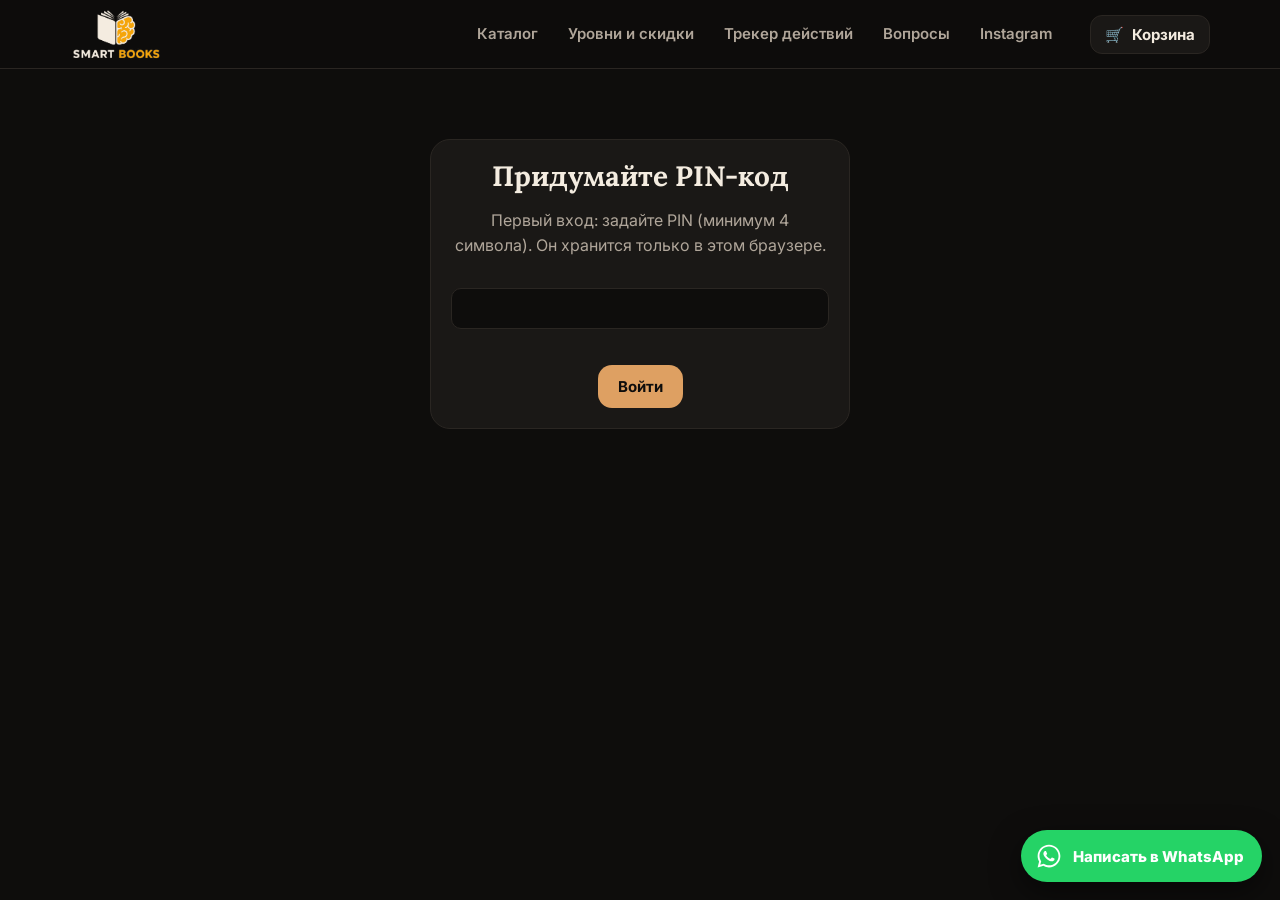
<file: smartbooks_site/admin.html>
<!doctype html>
<html lang="ru">
<head>
<meta charset="utf-8">
<meta name="viewport" content="width=device-width,initial-scale=1">
<title>Админ-панель — Smart Books</title>
<meta name="description" content="Управление каталогом Smart Books">
<meta name="keywords" content="админ">
<meta name="robots" content="noindex,nofollow">
<meta name="theme-color" content="#0E0D0C">
<meta property="og:type" content="website">
<meta property="og:locale" content="ru_RU">
<meta property="og:site_name" content="Smart Books">
<meta property="og:title" content="Админ-панель — Smart Books">
<meta property="og:description" content="Управление каталогом Smart Books">
<meta property="og:image" content="img/og.jpg">
<meta name="twitter:card" content="summary_large_image">
<link rel="icon" href="img/favicon.ico" sizes="any"><link rel="icon" type="image/png" href="img/favicon.png"><link rel="apple-touch-icon" href="img/apple-touch-icon.png">
<link rel="preconnect" href="https://fonts.googleapis.com"><link rel="preconnect" href="https://fonts.gstatic.com" crossorigin>
<link href="https://fonts.googleapis.com/css2?family=Inter:wght@400;600;700;800&family=Lora:ital,wght@0,600;0,700;1,600&display=swap" rel="stylesheet">
<link rel="stylesheet" href="css/style.css">
</head>
<body>
<header class="site-header"><div class="wrap"><a class="brand" href="index.html" aria-label="Smart Books — на главную"><img src="img/logo-dark.png" alt="Smart Books — книги в Бишкеке" width="130" height="44"></a><nav class="nav" id="nav" aria-label="Основное меню"><a href="index.html#catalog">Каталог</a><a href="index.html#levels">Уровни и скидки</a><a href="tracker.html">Трекер действий</a><a href="index.html#faq">Вопросы</a><a data-ig href="https://www.instagram.com/smartbooks111" target="_blank" rel="noopener">Instagram</a></nav><button type="button" class="burger" id="burger" aria-label="Меню">☰</button><button type="button" class="cart-btn" id="cartBtn" aria-label="Открыть корзину">🛒 <span>Корзина</span> <span class="cart-count" id="cartCount" style="display:none">0</span></button></div></header>
<main>
<div class="gate panel" id="gate"><h1 id="gateTitle" style="font-size:28px">Вход</h1><p id="gateText" style="color:var(--muted)"></p>
 <input type="password" id="gatePin" aria-label="PIN-код" autocomplete="off"><div id="gateErr" style="color:var(--danger);min-height:22px"></div><button type="button" class="btn" id="gateGo">Войти</button></div>
<div id="app" style="display:none"><div class="wrap" style="padding-top:28px;padding-bottom:60px">
 <h1 style="font-size:32px">Админ-панель Smart Books</h1>
 <div class="note"><b>Как это работает.</b> Правки сохраняются в этом браузере и сразу видны вам на сайте. Чтобы их увидели покупатели, нажмите «Опубликовать» — скачается файл <code>data.js</code>; загрузите его в папку <code>js/</code> на хостинге вместо старого.</div>
 <div class="toolbar"><button type="button" class="btn" id="save">Сохранить</button><button type="button" class="btn" id="publish">Опубликовать (скачать data.js)</button>
  <button type="button" class="btn ghost" id="exportBtn">Экспорт JSON</button><label class="btn ghost" style="cursor:pointer">Импорт JSON<input type="file" id="importFile" accept="application/json" hidden></label>
  <button type="button" class="btn ghost" id="resetBtn">Сбросить правки</button><button type="button" class="btn ghost" id="pinBtn">Сменить PIN</button><button type="button" class="btn ghost" id="logout">Выйти</button></div>
 <p id="dirty" style="color:var(--accent);font-weight:700"></p><p id="summary" style="color:var(--muted)"></p>
 <div class="panel" style="margin-bottom:22px"><h2 style="font-size:22px;margin-bottom:12px">Добавить новую книгу</h2>
  <div class="form-grid"><label>Название<input type="text" id="nTitle"></label><label>Автор<input type="text" id="nAuthor"></label><label>Цена, сом<input type="number" id="nPrice" min="0" step="10"></label>
  <label>Остаток (пусто = без ограничения)<input type="number" id="nStock" min="0"></label><label>Категория<select id="nCat"></select></label><label>Фото обложки<input type="file" id="nImg" accept="image/*"></label>
  <label style="grid-column:1/-1">Описание<textarea id="nDesc" rows="2"></textarea></label><label><span><input type="checkbox" id="nAdult"> 18+</span></label></div>
  <button type="button" class="btn" id="addBtn" style="margin-top:12px">Добавить книгу</button></div>
 <div class="toolbar" style="align-items:center"><input type="text" id="filter" placeholder="Поиск по названию" style="min-width:240px"><label><input type="checkbox" id="onlyLow"> только где мало (≤5)</label></div>
 <div class="table-wrap"><table class="table-admin"><thead><tr><th></th><th>Название / автор</th><th>Цена</th><th>Остаток</th><th>Категория</th><th>Флаги</th><th>Описание</th><th></th></tr></thead><tbody id="rows"></tbody></table></div>
</div></div></main>
<div class="overlay" id="overlay"></div><aside class="drawer" id="drawer" aria-label="Корзина"><header><h2>Корзина</h2><button type="button" class="x" id="cartClose" aria-label="Закрыть">×</button></header><div class="cart-items" id="cartItems"></div><div class="cart-foot" id="cartFoot"></div></aside><a class="wa-float" id="waFloat" href="#" target="_blank" rel="noopener" aria-label="Написать в WhatsApp"><svg viewBox="0 0 32 32" aria-hidden="true"><circle cx="16" cy="16" r="16" fill="#fff" opacity=".0"/><path fill="#fff" d="M16 3C8.8 3 3 8.8 3 16c0 2.3.6 4.5 1.7 6.4L3 29l6.8-1.8C11.6 28.3 13.8 29 16 29c7.2 0 13-5.8 13-13S23.2 3 16 3zm0 23.7c-2 0-3.900-.6-5.600-1.600l-.4-.2-4 1 1.100-3.900-.3-.4C5.700 19.800 5.100 17.900 5.100 16 5.100 9.900 10 5.100 16 5.100S26.900 9.900 26.900 16 22 26.700 16 26.700zm5.900-8c-.3-.2-1.900-.9-2.200-1-.3-.1-.5-.2-.7.200-.2.300-.8 1-1 1.200-.2.200-.4.200-.7.100-1.900-.9-3.100-1.700-4.400-3.800-.3-.6.300-.5.900-1.700.1-.2.100-.4 0-.5-.1-.2-.7-1.700-1-2.300-.3-.6-.5-.5-.7-.5h-.6c-.2 0-.5.1-.8.400-.3.300-1.100 1.100-1.100 2.600s1.100 3 1.300 3.200c.2.200 2.200 3.400 5.300 4.700 2 .8 2.700.9 3.700.7.600-.1 1.900-.8 2.200-1.500.3-.7.300-1.400.2-1.500-.1-.2-.3-.3-.6-.4z"/></svg><span>Написать в WhatsApp</span></a><div class="toast" id="toast" role="status" aria-live="polite"></div>
<script src="js/data.js"></script><script src="js/core.js"></script><script src="js/admin.js"></script>
</body>
</html>
</file>
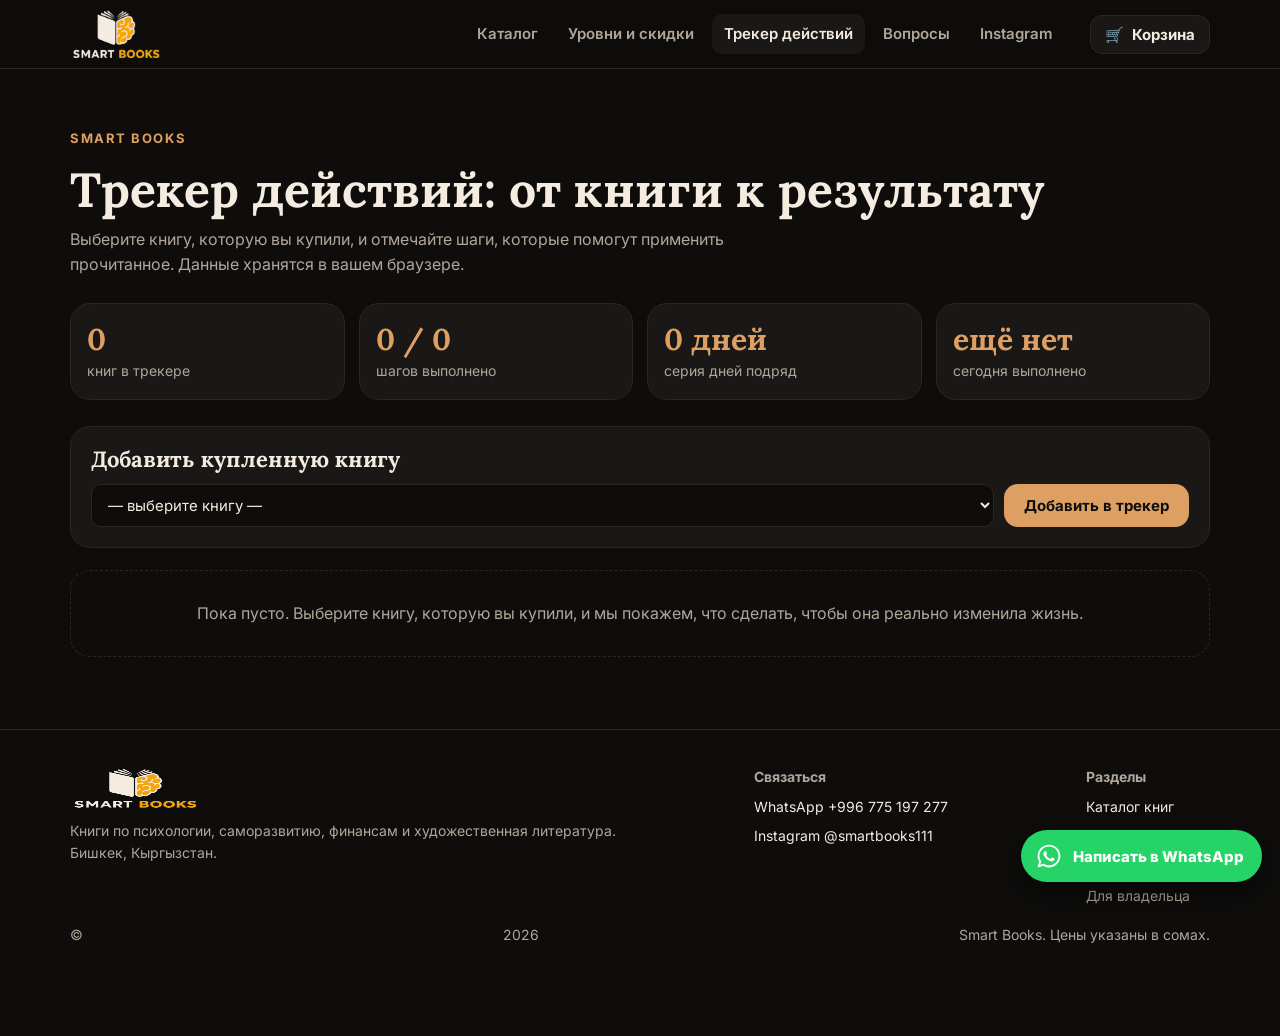
<file: smartbooks_site/tracker.html>
<!doctype html>
<html lang="ru">
<head>
<meta charset="utf-8">
<meta name="viewport" content="width=device-width,initial-scale=1">
<title>Трекер действий после книги — Smart Books</title>
<meta name="description" content="Бесплатный трекер: добавьте купленную книгу и получите список конкретных шагов, как применить её на практике. Отмечайте выполненное и держите серию дней.">
<meta name="keywords" content="трекер действий, как применять книги на практике, чек-лист после прочтения, трекер привычек, план действий по книге, Smart Books">
<meta name="robots" content="index,follow,max-image-preview:large">
<meta name="theme-color" content="#0E0D0C">
<meta property="og:type" content="website">
<meta property="og:locale" content="ru_RU">
<meta property="og:site_name" content="Smart Books">
<meta property="og:title" content="Трекер действий после книги — Smart Books">
<meta property="og:description" content="Бесплатный трекер: добавьте купленную книгу и получите список конкретных шагов, как применить её на практике. Отмечайте выполненное и держите серию дней.">
<meta property="og:image" content="img/og.jpg">
<meta name="twitter:card" content="summary_large_image">
<link rel="icon" href="img/favicon.ico" sizes="any"><link rel="icon" type="image/png" href="img/favicon.png"><link rel="apple-touch-icon" href="img/apple-touch-icon.png">
<link rel="preconnect" href="https://fonts.googleapis.com"><link rel="preconnect" href="https://fonts.gstatic.com" crossorigin>
<link href="https://fonts.googleapis.com/css2?family=Inter:wght@400;600;700;800&family=Lora:ital,wght@0,600;0,700;1,600&display=swap" rel="stylesheet">
<link rel="stylesheet" href="css/style.css">
<script type="application/ld+json">{"@context": "https://schema.org", "@type": "BreadcrumbList", "itemListElement": [{"@type": "ListItem", "position": 1, "name": "Главная", "item": "index.html"}, {"@type": "ListItem", "position": 2, "name": "Трекер действий", "item": "tracker.html"}]}</script>
</head>
<body>
<header class="site-header"><div class="wrap"><a class="brand" href="index.html" aria-label="Smart Books — на главную"><img src="img/logo-dark.png" alt="Smart Books — книги в Бишкеке" width="130" height="44"></a><nav class="nav" id="nav" aria-label="Основное меню"><a href="index.html#catalog">Каталог</a><a href="index.html#levels">Уровни и скидки</a><a href="tracker.html" aria-current="page">Трекер действий</a><a href="index.html#faq">Вопросы</a><a data-ig href="https://www.instagram.com/smartbooks111" target="_blank" rel="noopener">Instagram</a></nav><button type="button" class="burger" id="burger" aria-label="Меню">☰</button><button type="button" class="cart-btn" id="cartBtn" aria-label="Открыть корзину">🛒 <span>Корзина</span> <span class="cart-count" id="cartCount" style="display:none">0</span></button></div></header>
<main>
<section aria-labelledby="h1" data-keywords="трекер действий, как применять книги на практике"><div class="wrap">
 <div class="sec-head"><span class="eyebrow">Smart Books</span><h1 id="h1" style="font-size:clamp(30px,4.5vw,48px)">Трекер действий: от книги к результату</h1>
 <p>Выберите книгу, которую вы купили, и отмечайте шаги, которые помогут применить прочитанное. Данные хранятся в вашем браузере.</p></div>
 <div class="stats" aria-label="Ваша статистика"><div class="stat"><b id="stBooks">0</b><span>книг в трекере</span></div><div class="stat"><b id="stDone">0 / 0</b><span>шагов выполнено</span></div>
 <div class="stat"><b id="stStreak">0 дней</b><span>серия дней подряд</span></div><div class="stat"><b id="stToday">ещё нет</b><span>сегодня выполнено</span></div></div>
 <div class="panel" style="margin-bottom:22px"><h2 style="font-size:22px;margin-bottom:12px">Добавить купленную книгу</h2>
 <div class="addrow"><label class="visually-hidden" for="tSelect">Книга</label><select id="tSelect"></select><button type="button" class="btn" id="tAdd">Добавить в трекер</button></div></div>
 <div id="tList"></div>
</div></section></main>
<footer class="site-footer"><div class="wrap"><div><img src="img/logo-dark.png" alt="Smart Books" width="130" height="44"><div>Книги по психологии, саморазвитию, финансам и художественная литература.<br>Бишкек, Кыргызстан.</div></div><div class="foot-links"><b>Связаться</b><a data-wa href="#" target="_blank" rel="noopener">WhatsApp +996 775 197 277</a><a data-ig href="https://www.instagram.com/smartbooks111" target="_blank" rel="noopener">Instagram @smartbooks111</a></div><div class="foot-links"><b>Разделы</b><a href="index.html#catalog">Каталог книг</a><a href="tracker.html">Трекер действий</a><a href="index.html#faq">Вопросы и ответы</a><a href="admin.html" rel="nofollow" style="color:var(--muted)">Для владельца</a></div></div><div class="wrap" style="margin-top:18px">© <span id="y">2026</span> Smart Books. Цены указаны в сомах.</div></footer>
<div class="overlay" id="overlay"></div><aside class="drawer" id="drawer" aria-label="Корзина"><header><h2>Корзина</h2><button type="button" class="x" id="cartClose" aria-label="Закрыть">×</button></header><div class="cart-items" id="cartItems"></div><div class="cart-foot" id="cartFoot"></div></aside><a class="wa-float" id="waFloat" href="#" target="_blank" rel="noopener" aria-label="Написать в WhatsApp"><svg viewBox="0 0 32 32" aria-hidden="true"><circle cx="16" cy="16" r="16" fill="#fff" opacity=".0"/><path fill="#fff" d="M16 3C8.8 3 3 8.8 3 16c0 2.3.6 4.5 1.7 6.4L3 29l6.8-1.8C11.6 28.3 13.8 29 16 29c7.2 0 13-5.8 13-13S23.2 3 16 3zm0 23.7c-2 0-3.900-.6-5.600-1.600l-.4-.2-4 1 1.100-3.900-.3-.4C5.700 19.800 5.100 17.900 5.100 16 5.100 9.900 10 5.100 16 5.100S26.900 9.900 26.900 16 22 26.700 16 26.700zm5.900-8c-.3-.2-1.900-.9-2.200-1-.3-.1-.5-.2-.7.200-.2.300-.8 1-1 1.200-.2.200-.4.200-.7.100-1.900-.9-3.100-1.700-4.400-3.800-.3-.6.300-.5.900-1.700.1-.2.100-.4 0-.5-.1-.2-.7-1.700-1-2.300-.3-.6-.5-.5-.7-.5h-.6c-.2 0-.5.1-.8.400-.3.300-1.100 1.100-1.100 2.600s1.100 3 1.300 3.200c.2.200 2.200 3.400 5.300 4.700 2 .8 2.700.9 3.700.7.600-.1 1.900-.8 2.200-1.500.3-.7.300-1.400.2-1.500-.1-.2-.3-.3-.6-.4z"/></svg><span>Написать в WhatsApp</span></a><div class="toast" id="toast" role="status" aria-live="polite"></div>
<script src="js/data.js"></script><script src="js/core.js"></script><script src="js/tracker.js"></script>
</body>
</html>
</file>
<file: smartbooks_site/css/style.css>
:root{
  --bg:#0E0D0C; --surface:#1A1816; --surface2:#221F1C; --line:#2A2622;
  --text:#F4ECE0; --muted:#B0A69A; --accent:#DEA062; --accent-hi:#F0B27A; --on-accent:#0E0D0C;
  --glow:#46281A; --wa:#25D366; --danger:#E5675B; --radius:20px;
  --font-head:'Lora',Georgia,serif; --font-body:'Inter',system-ui,-apple-system,'Segoe UI',Roboto,sans-serif;
}
*{box-sizing:border-box}
html{scroll-behavior:smooth}
body{margin:0;background:var(--bg);color:var(--text);font-family:var(--font-body);line-height:1.55;-webkit-font-smoothing:antialiased}
img{max-width:100%;display:block}
a{color:var(--accent);text-decoration:none}a:hover{color:var(--accent-hi)}
h1,h2,h3{font-family:var(--font-head);line-height:1.15;margin:0}
.wrap{max-width:1180px;margin:0 auto;padding:0 20px}
.visually-hidden{position:absolute!important;width:1px;height:1px;overflow:hidden;clip:rect(0 0 0 0);white-space:nowrap}
.btn{display:inline-flex;align-items:center;justify-content:center;gap:8px;background:var(--accent);color:var(--on-accent);border:0;border-radius:14px;padding:12px 20px;font:700 15px var(--font-body);cursor:pointer;transition:background .15s,transform .15s}
.btn:hover{background:var(--accent-hi);color:var(--on-accent)}
.btn:active{transform:scale(.98)}
.btn.ghost{background:transparent;color:var(--text);border:1.5px solid var(--line)}
.btn.ghost:hover{border-color:var(--accent);color:var(--accent)}
.btn.sm{padding:9px 14px;font-size:14px;border-radius:12px}
.btn.wa{background:var(--wa);color:#08331a}.btn.wa:hover{background:#3be07c;color:#08331a}
.btn[disabled]{opacity:.45;cursor:not-allowed}

/* header */
.site-header{position:sticky;top:0;z-index:50;background:rgba(14,13,12,.88);backdrop-filter:blur(12px);border-bottom:1px solid var(--line)}
.site-header .wrap{display:flex;align-items:center;gap:20px;height:68px}
.brand img{height:54px;width:auto}
.nav{display:flex;gap:6px;margin-left:auto;align-items:center}
.nav a{color:var(--muted);padding:8px 12px;border-radius:10px;font-weight:600;font-size:15px}
.nav a:hover,.nav a[aria-current="page"]{color:var(--text);background:var(--surface)}
.cart-btn{position:relative;margin-left:6px;background:var(--surface);border:1px solid var(--line);color:var(--text);border-radius:12px;padding:9px 14px;cursor:pointer;font:700 15px var(--font-body);display:flex;gap:8px;align-items:center}
.cart-btn:hover{border-color:var(--accent)}
.cart-count{background:var(--accent);color:var(--on-accent);border-radius:999px;min-width:22px;height:22px;display:inline-grid;place-items:center;font-size:13px;padding:0 6px}
.burger{display:none}

/* hero */
.hero{padding:44px 0 28px;background:radial-gradient(900px 500px at 78% 30%,rgba(70,40,26,.7),transparent 70%)}
.hero .wrap{display:grid;grid-template-columns:1.05fr .95fr;gap:36px;align-items:center}
.eyebrow{display:inline-block;color:var(--accent);font-weight:700;letter-spacing:.12em;text-transform:uppercase;font-size:13px;margin-bottom:14px}
.hero h1{font-size:clamp(34px,5.2vw,58px)}
.hero h1 em{color:var(--accent);font-style:italic}
.hero p.lead{color:var(--muted);font-size:18px;max-width:520px;margin:18px 0 24px}
.hero-cta{display:flex;gap:12px;flex-wrap:wrap}
.perks{display:flex;gap:10px;flex-wrap:wrap;margin-top:26px;padding:0;list-style:none}
.perks li{background:var(--surface);border:1px solid var(--line);border-radius:999px;padding:7px 14px;font-size:14px;color:var(--muted)}
.perks b{color:var(--accent)}
.hero-card{position:relative;background:linear-gradient(180deg,var(--surface2),var(--surface));border:1px solid var(--line);border-radius:28px;padding:22px 22px 24px;text-align:center;overflow:hidden}
.hero-card::before{content:"";position:absolute;inset:auto -20% -30% -20%;height:70%;background:radial-gradient(closest-side,rgba(222,160,98,.22),transparent);pointer-events:none}
.hero-art{position:relative;width:min(320px,80%);margin:0 auto}
.hero-svg{width:100%;height:auto;overflow:visible}
.hero-art{animation:float 4.5s ease-in-out infinite}
@keyframes float{0%,100%{transform:translateY(0)}50%{transform:translateY(-14px)}}
.tw{animation:tw 2.2s ease-in-out infinite;transform-box:fill-box;transform-origin:center}
@keyframes tw{0%,100%{opacity:.35;transform:scale(.7)}50%{opacity:1;transform:scale(1.15)}}
.orbit{animation:orbit 6s ease-in-out infinite;transform-origin:160px 200px}
@keyframes orbit{0%,100%{transform:rotate(-4deg)}50%{transform:rotate(4deg)}}
.level-badge{display:inline-flex;gap:8px;align-items:center;background:var(--accent);color:var(--on-accent);font-weight:800;border-radius:999px;padding:7px 16px;font-size:14px;margin-top:8px}
.outfit{color:var(--muted);font-size:14px;margin-top:8px}
.progress{height:10px;background:var(--line);border-radius:999px;overflow:hidden;margin:14px auto 8px;max-width:340px}
.progress>i{display:block;height:100%;width:0;background:linear-gradient(90deg,var(--accent),var(--accent-hi));border-radius:999px;transition:width .5s ease}
.hint{color:var(--text);font-size:15px;min-height:46px}
.hint b{color:var(--accent)}

/* sections */
section{padding:56px 0}
.sec-head{margin-bottom:26px}
.sec-head h2{font-size:clamp(26px,3.6vw,38px)}
.sec-head p{color:var(--muted);margin:10px 0 0;max-width:680px}
.filters{display:flex;gap:10px;flex-wrap:wrap;align-items:center;margin-bottom:22px}
.chip{background:var(--surface);border:1px solid var(--line);color:var(--muted);border-radius:999px;padding:8px 16px;font:600 14px var(--font-body);cursor:pointer}
.chip:hover{color:var(--text);border-color:var(--accent)}
.chip[aria-pressed="true"]{background:var(--accent);border-color:var(--accent);color:var(--on-accent)}
.search{margin-left:auto;background:var(--surface);border:1px solid var(--line);color:var(--text);border-radius:12px;padding:10px 14px;min-width:240px;font:15px var(--font-body)}
.search:focus,input:focus,select:focus,textarea:focus{outline:2px solid var(--accent);outline-offset:1px}

/* cards */
.grid{display:grid;grid-template-columns:repeat(auto-fill,minmax(220px,1fr));gap:20px}
.card{background:var(--surface);border:1px solid var(--line);border-radius:var(--radius);overflow:hidden;display:flex;flex-direction:column;transition:transform .2s,border-color .2s}
.card:hover{transform:translateY(-4px);border-color:var(--accent)}
.cover{position:relative;aspect-ratio:4/5;background:var(--bg)}
.cover img{width:100%;height:100%;object-fit:cover}
.badge{position:absolute;left:10px;top:10px;background:var(--accent);color:var(--on-accent);font-weight:800;font-size:12px;letter-spacing:.04em;padding:6px 11px;border-radius:999px;box-shadow:0 4px 14px rgba(0,0,0,.4)}
.badge.out{background:#3a3532;color:var(--muted)}
.age{position:absolute;right:10px;top:10px;border:2px solid var(--accent);color:var(--accent);background:rgba(14,13,12,.78);font-weight:800;font-size:12px;padding:3px 9px;border-radius:999px}
.info{padding:14px 15px 16px;display:flex;flex-direction:column;gap:5px;flex:1}
.cat{color:var(--accent);font-size:12px;font-weight:700;letter-spacing:.08em;text-transform:uppercase}
.title{font-family:var(--font-head);font-weight:700;font-size:18px;line-height:1.2}
.author{color:var(--muted);font-size:14px}
.desc{color:var(--muted);font-size:13.5px;display:-webkit-box;-webkit-line-clamp:3;-webkit-box-orient:vertical;overflow:hidden}
.row{margin-top:auto;padding-top:12px;display:flex;align-items:center;justify-content:space-between;gap:8px}
.price{font-family:var(--font-head);font-weight:700;font-size:23px;color:var(--accent);white-space:nowrap}
.empty{color:var(--muted);padding:30px;text-align:center;border:1px dashed var(--line);border-radius:var(--radius)}

/* steps / levels */
.steps{display:grid;grid-template-columns:repeat(auto-fit,minmax(230px,1fr));gap:16px;counter-reset:s}
.step{background:var(--surface);border:1px solid var(--line);border-radius:var(--radius);padding:22px;counter-increment:s}
.step::before{content:counter(s);display:grid;place-items:center;width:40px;height:40px;border-radius:50%;background:var(--accent);color:var(--on-accent);font:700 20px var(--font-head);margin-bottom:12px}
.step h3{font-size:20px;margin-bottom:6px}.step p{margin:0;color:var(--muted)}
.levels{width:100%;border-collapse:collapse;background:var(--surface);border:1px solid var(--line);border-radius:var(--radius);overflow:hidden}
.levels th,.levels td{padding:13px 16px;text-align:left;border-bottom:1px solid var(--line)}
.levels th{color:var(--muted);font-size:13px;text-transform:uppercase;letter-spacing:.08em}
.levels tr:last-child td{border-bottom:0}.levels td:first-child{font-weight:700;color:var(--accent)}
.table-wrap{overflow-x:auto}
details{background:var(--surface);border:1px solid var(--line);border-radius:16px;padding:16px 20px;margin-bottom:12px}
summary{cursor:pointer;font-weight:700;font-size:17px}details p{color:var(--muted);margin:10px 0 0}

/* footer */
.site-footer{border-top:1px solid var(--line);padding:36px 0 90px;color:var(--muted);font-size:14px}
.site-footer .wrap{display:flex;gap:30px;flex-wrap:wrap;justify-content:space-between;align-items:flex-start}
.site-footer img{height:44px;margin-bottom:10px}
.site-footer a{color:var(--text)}.site-footer a:hover{color:var(--accent)}
.foot-links{display:flex;flex-direction:column;gap:8px}

/* floating WhatsApp */
.wa-float{position:fixed;right:18px;bottom:18px;z-index:70;display:flex;align-items:center;gap:10px;background:var(--wa);color:#fff;border-radius:999px;padding:12px 18px 12px 14px;font:800 15px var(--font-body);box-shadow:0 10px 30px rgba(0,0,0,.5);animation:bob 3.2s ease-in-out infinite}
.wa-float:hover{color:#fff;filter:brightness(1.08)}
.wa-float svg{width:28px;height:28px;flex:none}
@keyframes bob{0%,100%{transform:translateY(0)}50%{transform:translateY(-9px)}}

/* cart drawer */
.overlay{position:fixed;inset:0;background:rgba(0,0,0,.6);opacity:0;pointer-events:none;transition:opacity .25s;z-index:80}
.overlay.on{opacity:1;pointer-events:auto}
.drawer{position:fixed;top:0;right:0;height:100%;width:min(440px,100%);background:var(--surface);border-left:1px solid var(--line);z-index:90;transform:translateX(105%);transition:transform .3s;display:flex;flex-direction:column}
.drawer.on{transform:none}
.drawer header{display:flex;justify-content:space-between;align-items:center;padding:18px 20px;border-bottom:1px solid var(--line)}
.drawer h2{font-size:22px}
.x{background:none;border:0;color:var(--muted);font-size:28px;cursor:pointer;line-height:1}.x:hover{color:var(--text)}
.cart-items{flex:1;overflow:auto;padding:14px 20px}
.line{display:grid;grid-template-columns:56px 1fr auto;gap:12px;align-items:center;padding:12px 0;border-bottom:1px solid var(--line)}
.line img{width:56px;height:70px;object-fit:cover;border-radius:8px}
.line .t{font-weight:700;font-size:15px;line-height:1.25}.line .s{color:var(--muted);font-size:13px}
.qty{display:flex;align-items:center;gap:8px;margin-top:6px}
.qty button{width:28px;height:28px;border-radius:8px;border:1px solid var(--line);background:var(--bg);color:var(--text);cursor:pointer;font-size:16px}
.qty button:hover{border-color:var(--accent)}
.line .sum{font-weight:700;color:var(--accent);text-align:right;white-space:nowrap}
.rm{background:none;border:0;color:var(--muted);cursor:pointer;font-size:12px;margin-top:4px}.rm:hover{color:var(--danger)}
.cart-foot{border-top:1px solid var(--line);padding:16px 20px 20px;display:grid;gap:8px}
.tot{display:flex;justify-content:space-between;color:var(--muted)}
.tot.big{color:var(--text);font:700 22px var(--font-head)}.tot.big span:last-child{color:var(--accent)}
.tot.disc{color:#7fd69a}
.cart-hint{font-size:13px;color:var(--muted);background:var(--bg);border:1px dashed var(--line);border-radius:12px;padding:10px 12px}
.toast{position:fixed;left:50%;bottom:90px;transform:translate(-50%,20px);background:var(--text);color:var(--on-accent);padding:10px 18px;border-radius:12px;font-weight:700;opacity:0;transition:.25s;z-index:120;pointer-events:none}
.toast.on{opacity:1;transform:translate(-50%,0)}

/* tracker + admin */
.panel{background:var(--surface);border:1px solid var(--line);border-radius:var(--radius);padding:20px}
.stats{display:grid;grid-template-columns:repeat(auto-fit,minmax(170px,1fr));gap:14px;margin:18px 0 26px}
.stat{background:var(--surface);border:1px solid var(--line);border-radius:var(--radius);padding:16px}
.stat b{display:block;font:700 30px var(--font-head);color:var(--accent)}.stat span{color:var(--muted);font-size:14px}
.tbook{display:grid;grid-template-columns:110px 1fr;gap:18px;background:var(--surface);border:1px solid var(--line);border-radius:var(--radius);padding:18px;margin-bottom:16px}
.tbook img{width:110px;aspect-ratio:4/5;object-fit:cover;border-radius:12px}
.tbook h3{font-size:21px}.tbook .a{color:var(--muted);font-size:14px;margin-bottom:10px}
.acts{list-style:none;padding:0;margin:12px 0 0;display:grid;gap:8px}
.acts label{display:flex;gap:10px;align-items:flex-start;background:var(--bg);border:1px solid var(--line);border-radius:12px;padding:10px 12px;cursor:pointer}
.acts input{margin-top:3px;accent-color:var(--accent);width:18px;height:18px;flex:none}
.acts input:checked+span{color:var(--muted);text-decoration:line-through}
.addrow{display:flex;gap:10px;flex-wrap:wrap}
select,input[type=text],input[type=number],input[type=password],textarea{background:var(--bg);border:1px solid var(--line);color:var(--text);border-radius:10px;padding:10px 12px;font:15px var(--font-body);min-width:0}
.addrow select{flex:1;min-width:220px}
.table-admin{width:100%;border-collapse:collapse;font-size:14px}
.table-admin th{color:var(--muted);text-align:left;padding:8px;font-size:12px;text-transform:uppercase;letter-spacing:.06em;position:sticky;top:68px;background:var(--bg);z-index:5}
.table-admin td{padding:8px;border-top:1px solid var(--line);vertical-align:top}
.table-admin img{width:48px;height:60px;object-fit:cover;border-radius:6px}
.table-admin input[type=text],.table-admin input[type=number],.table-admin select{width:100%}
.table-admin input[type=number]{max-width:92px}
.low-row{background:rgba(222,160,98,.07)}
.toolbar{display:flex;gap:10px;flex-wrap:wrap;margin:16px 0}
.note{background:var(--surface);border-left:4px solid var(--accent);border-radius:10px;padding:12px 16px;color:var(--muted);font-size:14px;margin:14px 0}
.gate{max-width:420px;margin:70px auto;text-align:center}.gate input{width:100%;margin:14px 0}
.form-grid{display:grid;grid-template-columns:repeat(auto-fit,minmax(200px,1fr));gap:12px}
.form-grid label{display:grid;gap:6px;color:var(--muted);font-size:13px}

@media (max-width:860px){
  .hero .wrap{grid-template-columns:1fr}
  .hero-card{order:-1}
  .nav{display:none;position:absolute;top:68px;left:0;right:0;background:var(--bg);border-bottom:1px solid var(--line);flex-direction:column;align-items:stretch;padding:10px 20px}
  .nav.on{display:flex}
  .burger{display:inline-flex;margin-left:auto;background:var(--surface);border:1px solid var(--line);color:var(--text);border-radius:10px;padding:8px 12px;cursor:pointer;font-size:18px}
  .site-header .wrap{gap:10px}
  .cart-btn{margin-left:0}
  .search{margin-left:0;width:100%}
  .tbook{grid-template-columns:80px 1fr}.tbook img{width:80px}
  .wa-float span{display:none}.wa-float{padding:13px}
}
@media (prefers-reduced-motion:reduce){*{animation:none!important;transition:none!important}}

.line .th{width:56px;height:70px;overflow:hidden;border-radius:8px;background:var(--bg)}.line .th img{width:100%;height:100%;object-fit:cover;transform:scale(1.55);border-radius:0}
</file>
